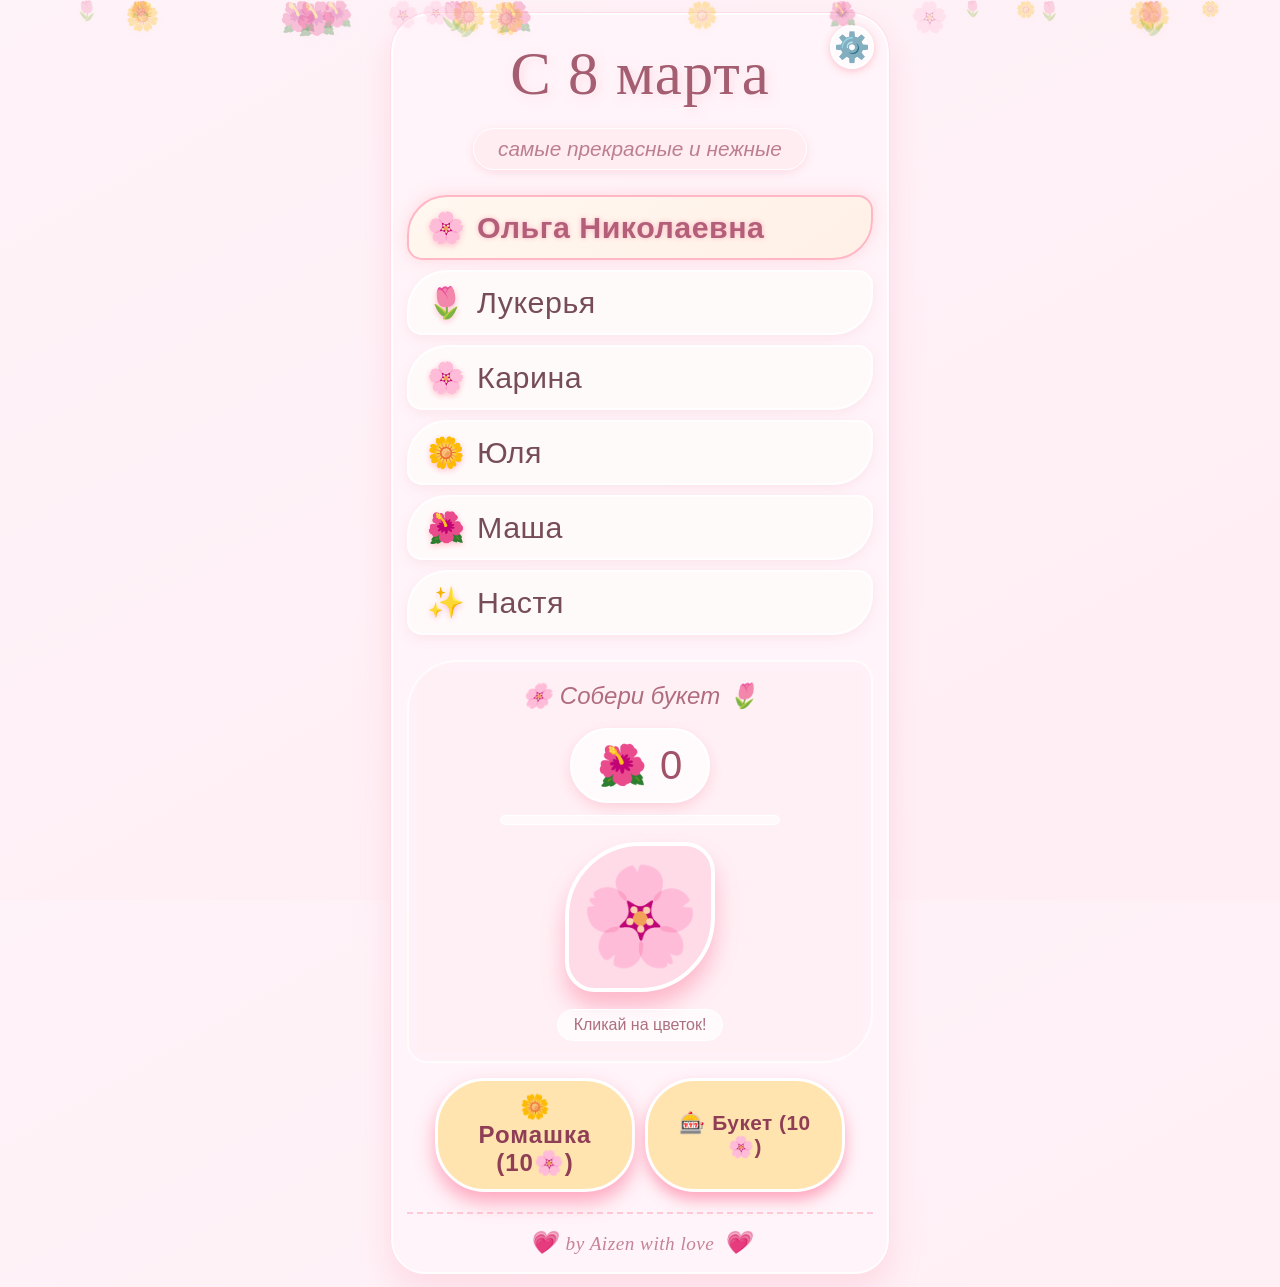
<file: index.html>
<!DOCTYPE html>
<html lang="ru">
<head>
    <meta charset="UTF-8">
    <meta name="viewport" content="width=device-width, initial-scale=1.0, maximum-scale=1.0, user-scalable=no, viewport-fit=cover">
    <title>С 8 марта — именные открытки</title>
    <link rel="stylesheet" href="themes/base.css">
    <link rel="stylesheet" href="themes/themes.css">
</head>
<body id="mainBody" class="theme-default">

    <div class="petals-front" id="petalsFront"></div>

    <div class="main-card">
        <div class="settings-button" id="settingsButton" aria-label="Настройки">⚙️</div>

        <h1 class="main-title" id="titleClick" role="button" tabindex="0">С 8 марта</h1>
        <div class="soft-sub">самые прекрасные и нежные</div>

        <div class="names-wishes" id="namesContainer"></div>

        <div class="game-section">
            <div class="game-title">
                <span>🌸</span> Собери букет <span>🌷</span>
            </div>
            <div class="clicker-area">
                <div class="counter-display" id="flowerCounter">🌺 0</div>
                <div class="progress-container">
                    <div class="progress-bar" id="progressBar"></div>
                </div>
                <div class="big-flower" id="clickFlower" role="button" tabindex="0" aria-label="Кликни цветок">🌸</div>
                <div class="game-hint" id="gameHint">Кликай на цветок ✨</div>
            </div>
        </div>

        <!-- Кнопки мини-игр -->
        <div class="games-row">
            <button class="game-btn daisy-btn" id="daisyGameBtn">
                <span>🌼</span> Ромашка (10🌸)
            </button>
            <button class="game-btn wheel-btn" id="wheelGameBtn">
                <span>🎰</span> Букет (10🌸)
            </button>
        </div>

        <div class="signature" id="easterEgg" role="button" tabindex="0">
            <span>💗</span> by Aizen with love <span>💗</span>
        </div>
    </div>

    <!-- МОДАЛКИ -->
    <div id="nameModal" class="custom-modal">
        <div class="custom-modal-content">
            <div class="modal-flower" id="modalNameIcon">🌸</div>
            <div class="modal-message" id="modalNameTitle">Анна</div>
            <div id="modalWishes" class="wish-lines"></div>
            <div class="modal-btn" onclick="closeNameModal()">Спасибо ✨</div>
        </div>
    </div>

    <div id="victoryModal" class="custom-modal">
        <div class="custom-modal-content">
            <div class="modal-flower">🌸🌷🌸</div>
            <div class="modal-message" id="victoryMessage">🎉 100 цветов!<br>Ты невероятна! 🎉</div>
            <div class="modal-btn" onclick="closeVictoryModal()">Спасибо ✨</div>
        </div>
    </div>

    <div id="complimentModal" class="custom-modal">
        <div class="custom-modal-content">
            <div class="modal-flower">💐✨💐</div>
            <div class="modal-message" id="complimentMessage">Ты супер!</div>
            <div class="modal-btn" onclick="closeComplimentModal()">🌸 Спасибо</div>
        </div>
    </div>

    <div id="promoModal" class="custom-modal">
        <div class="custom-modal-content">
            <div class="modal-flower">🎁💗🎁</div>
            <div class="modal-message">Надеюсь, вы меня не ненавидите)<br>Вот вам подарок - введите промокод<br><span style="font-size:1.3rem;">(Подсказка: это мемное число)</span></div>
            <input type="text" id="promoCodeInput" class="promo-input" placeholder="Например 1488" maxlength="10" inputmode="numeric">
            <div class="modal-btn" id="applyPromoCodeBtn">Активировать</div>
            <div class="modal-btn" onclick="closePromoModal()" style="margin-top:8px; background:#ffe2ed;">Закрыть</div>
        </div>
    </div>

    <div id="settingsModal" class="custom-modal settings-modal">
        <div class="custom-modal-content">
            <div class="modal-flower">⚙️🌸⚙️</div>
            <div class="modal-message">Настройки</div>
            
            <div class="settings-section">
                <div class="section-title">🌸 Лепестки</div>
                <div class="slider-row">
                    <label for="petalCountSlider">Количество лепестков: <span id="petalCountValue">25</span></label>
                    <input type="range" id="petalCountSlider" min="0" max="150" value="25" step="1">
                </div>
            </div>
            
            <div class="settings-section">
                <div class="section-title">🎨 Оформление</div>
                <div class="theme-buttons" id="themeButtons">
                    <button class="theme-btn theme-default-btn active" onclick="setTheme('default')">
                        <span class="theme-color default-color"></span>
                        Розовая
                    </button>
                    <button class="theme-btn theme-white-btn" onclick="setTheme('white')">
                        <span class="theme-color white-color"></span>
                        Белая
                    </button>
                    <button class="theme-btn theme-lilac-btn" onclick="setTheme('lilac')">
                        <span class="theme-color lilac-color"></span>
                        Сиреневая
                    </button>
                    <button class="theme-btn theme-bright-pink-btn" onclick="setTheme('bright-pink')">
                        <span class="theme-color bright-pink-color"></span>
                        Ярко-розовая
                    </button>
                    <!-- Секретные темы (будут показаны после активации) -->
                    <button class="theme-btn theme-cosmic-btn hidden" onclick="setTheme('cosmic')">
                        <span class="theme-color cosmic-color"></span>
                        Космическая 🌟
                    </button>
                    <button class="theme-btn theme-dark-blue-btn hidden" onclick="setTheme('dark-blue')">
                        <span class="theme-color dark-blue-color"></span>
                        Темно-синяя 🌌
                    </button>
                </div>
            </div>
            
            <div class="about-dev">
                💻 О разработчиках
            </div>
            <div class="dev-links">
                <div>✏️ Автор: <a href="https://t.me/su57ks" target="_blank" rel="noopener">@su57ks</a></div>
                <div>💡 Идеи: <a href="https://t.me/selyswag" target="_blank" rel="noopener">@selyswag</a></div>
                <div>🧪 Тестер: Ярослава</div>
                <div class="thanks">🙏 Спасибо Егору Е. и Денису С.</div>
            </div>
            <div class="modal-btn" onclick="closeSettingsModal()">Закрыть</div>
        </div>
    </div>

    <!-- Модалка гадания на ромашке -->
    <div id="daisyModal" class="custom-modal daisy-modal">
        <div class="custom-modal-content daisy-content">
            <div class="modal-flower">🌼🌼🌼</div>
            <div class="modal-message">Гадание на ромашке</div>
            
            <div class="daisy-game-container">
                <div class="daisy" id="daisyGame">
                    <div class="flower" id="daisyFlower">
                        <div class="center"></div>
                        <div class="petals-container" id="daisyPetalsContainer"></div>
                    </div>
                </div>
                
                <div class="daisy-fortune" id="daisyFortuneText">🌸 Нажми "Оторвать"</div>
                
                <div class="daisy-controls">
                    <button class="daisy-btn" id="daisyPluckBtn">🌸 Оторвать</button>
                    <button class="daisy-btn daisy-spin-btn hidden" id="daisySpinBtn">🌀 Гадать</button>
                </div>
            </div>
            
            <div class="modal-btn daisy-close-btn" onclick="closeDaisyModal()">Закрыть</div>
        </div>
    </div>

    <!-- Модалка рулетки "Букет" -->
    <div id="wheelModal" class="custom-modal wheel-modal">
        <div class="custom-modal-content wheel-content">
            <div class="modal-flower">🎰🌸🎰</div>
            <div class="modal-message">Крути рулетку</div>
            
            <div class="wheel-game-container">
                <div class="wheel-wrapper">
                    <div class="pointer"></div>
                    <canvas id="wheelCanvas" width="600" height="600"></canvas>
                </div>
                <button class="wheel-spin-btn" id="wheelSpinBtn">🎰 Крутить (10🌸)</button>
            </div>
            
            <div class="modal-btn wheel-close-btn" onclick="closeWheelModal()">Закрыть</div>
        </div>
    </div>

    <!-- Модалка для сообщений (замена alert) -->
    <div id="messageModal" class="custom-modal message-modal">
        <div class="custom-modal-content message-content">
            <div class="modal-flower" id="messageModalIcon">💬</div>
            <div class="modal-message" id="messageModalText">Сообщение</div>
            <div class="modal-btn" onclick="closeMessageModal()">OK</div>
        </div>
    </div>

    <!-- Контейнер для цветопада (поверх всего) -->
    <div class="rain-container" id="rainContainer"></div>

    <script>
        // ==================== ДАННЫЕ ИМЁН ====================
        const namesData = [
            { icon: '🌸', name: 'Ольга Николаевна', special: true, wishes: [
                'С 8 марта, Ольга Николаевна!',
                'Вы — самый лучший классный руководитель!',
                'Здоровья, счастья и вдохновения!',
                'Пусть ученики радуют каждый день! 💐'
            ]},
            { icon: '🌷', name: 'Лукерья', wishes: [
                'Нежная Лукерья, с праздником!',
                'Пусть весна подарит много цветов!',
                'Счастья, любви и красоты! ✨'
            ]},
            { icon: '🌸', name: 'Карина', wishes: [
                'Карина, сияй ярко!',
                'Пусть мечты сбываются!',
                'С 8 марта! 🌸'
            ]},
            { icon: '🌼', name: 'Юля', wishes: [
                'Юленька, с праздником!',
                'Оставайся такой же чудесной!',
                'Море улыбок и цветов! 🌺'
            ]},
            { icon: '🌺', name: 'Маша', wishes: [
                'Машенька, с 8 марта!',
                'Нежности, тепла и вдохновения!',
                'Будь счастлива каждый день! 💖'
            ]},
            { icon: '✨', name: 'Настя', wishes: [
                'Настюша, с праздником весны!',
                'Пусть всё задуманное сбудется!',
                'Сияй и радуй мир! 🌷'
            ]}
        ];

        // ==================== ЗАПОЛНЕНИЕ ИМЁН ====================
        const container = document.getElementById('namesContainer');
        namesData.forEach((item, index) => {
            const block = document.createElement('div');
            block.className = 'personal-block' + (item.special ? ' special' : '');
            block.onclick = () => openNameModal(index);
            block.setAttribute('role', 'button');
            block.setAttribute('tabindex', '0');
            block.innerHTML = `
                <div class="name-row">
                    <span class="name-icon">${item.icon}</span>
                    <span class="name-label">${item.name}</span>
                </div>
            `;
            container.appendChild(block);
        });

        // ==================== МОДАЛКА ИМЁН ====================
        const nameModal = document.getElementById('nameModal');
        const modalNameIcon = document.getElementById('modalNameIcon');
        const modalNameTitle = document.getElementById('modalNameTitle');
        const modalWishes = document.getElementById('modalWishes');

        function openNameModal(index) {
            const data = namesData[index];
            modalNameIcon.textContent = data.icon;
            modalNameTitle.textContent = data.name;
            modalWishes.innerHTML = '';
            data.wishes.forEach(wish => {
                const div = document.createElement('div');
                div.className = 'wish-line';
                div.textContent = wish;
                modalWishes.appendChild(div);
            });
            nameModal.style.display = 'flex';
        }
        
        function closeNameModal() { nameModal.style.display = 'none'; }

        // ==================== ЛЕПЕСТКИ ====================
        let currentPetalCount = 25;
        function createPetals(count) {
            const frontContainer = document.getElementById('petalsFront');
            frontContainer.innerHTML = '';
            const petalsList = ['🌸', '🌷', '🌼', '🌺'];
            for (let i = 0; i < count; i++) {
                const petal = document.createElement('div');
                petal.className = 'petal';
                petal.textContent = petalsList[Math.floor(Math.random() * petalsList.length)];
                petal.style.left = Math.random() * 100 + '%';
                petal.style.animationDuration = (Math.random() * 8 + 8) + 's';
                petal.style.animationDelay = Math.random() * -15 + 's';
                petal.style.fontSize = (Math.random() * 1.2 + 0.9) + 'rem';
                frontContainer.appendChild(petal);
            }
        }

        function flowerRain(count = 25, specificEmoji = null) {
            const rainContainer = document.getElementById('rainContainer');
            const flowersList = ['🌸', '🌷', '🌼', '🌺', '🌹', '🌻', '🌿'];
            
            for (let i = 0; i < count; i++) {
                setTimeout(() => {
                    const flower = document.createElement('div');
                    flower.className = 'falling-flower';
                    
                    if (specificEmoji && Math.random() < 0.8) {
                        flower.textContent = specificEmoji;
                    } else {
                        flower.textContent = flowersList[Math.floor(Math.random() * flowersList.length)];
                    }
                    
                    flower.style.left = Math.random() * 100 + '%';
                    flower.style.animationDuration = (Math.random() * 3 + 2.5) + 's';
                    flower.style.fontSize = (Math.random() * 2 + 1.8) + 'rem';
                    flower.style.opacity = 0.7 + Math.random() * 0.3;
                    rainContainer.appendChild(flower);

                    setTimeout(() => {
                        if (flower.parentNode) flower.remove();
                    }, 6000);
                }, i * 30);
            }
        }

        // ==================== ИГРА СЧЕТЧИК ====================
        let flowerCount = 0;
        const counterElement = document.getElementById('flowerCounter');
        const clickFlower = document.getElementById('clickFlower');
        const gameHint = document.getElementById('gameHint');
        const progressBar = document.getElementById('progressBar');
        const victoryModal = document.getElementById('victoryModal');
        const victoryMessage = document.getElementById('victoryMessage');

        function updateDisplay() {
            counterElement.textContent = `🌺 ${flowerCount}`;
            const progress = (flowerCount % 100) / 100 * 100;
            progressBar.style.width = progress + '%';
            const nextTarget = (Math.floor(flowerCount / 100) + 1) * 100;
            const toGo = nextTarget - flowerCount;
            gameHint.textContent = flowerCount > 0 ? `До ${nextTarget} цветов: ${toGo} ✨` : `Кликай на цветок!`;
        }

        const compliments = [
            "Ты сегодня ослепительна! ✨",
            "У тебя потрясающая улыбка! 😊",
            "Ты — весеннее вдохновение! 🌼",
            "С тобой тепло, как в мае! ☀️",
            "Твоя энергия заряжает! ⚡",
            "Ты чудо! 💖",
            "Нежность и красота — это ты! 🌸"
        ];
        
        const complimentModal = document.getElementById('complimentModal');
        const complimentMessage = document.getElementById('complimentMessage');

        function check50() {
            if (flowerCount > 0 && flowerCount % 50 === 0) {
                const randomIndex = Math.floor(Math.random() * compliments.length);
                complimentMessage.textContent = compliments[randomIndex];
                complimentModal.style.display = 'flex';
            }
        }

        function closeComplimentModal() { complimentModal.style.display = 'none'; }

        function checkVictory() {
            if (flowerCount % 100 === 0 && flowerCount > 0) {
                victoryMessage.innerHTML = `🎉 ${flowerCount} цветов!<br>Ты невероятна! 🎉`;
                victoryModal.style.display = 'flex';
                flowerRain(25);
            }
        }

        clickFlower.addEventListener('click', function(e) {
            e.preventDefault();
            flowerCount++;
            updateDisplay();
            this.style.transform = 'scale(0.92)';
            setTimeout(() => this.style.transform = 'scale(1)', 100);
            checkVictory();
            check50();
        });

        clickFlower.addEventListener('touchstart', function(e) {
            e.preventDefault();
            this.style.transform = 'scale(0.92)';
        });

        clickFlower.addEventListener('touchend', function(e) {
            e.preventDefault();
            this.style.transform = 'scale(1)';
            flowerCount++;
            updateDisplay();
            checkVictory();
            check50();
        });

        document.getElementById('titleClick').addEventListener('click', function() {
            flowerRain(30);
        });

        document.getElementById('titleClick').addEventListener('touchstart', function(e) {
            e.preventDefault();
            flowerRain(30);
        });

        function closeVictoryModal() { victoryModal.style.display = 'none'; }

        // ==================== МОДАЛКА ДЛЯ СООБЩЕНИЙ ====================
        const messageModal = document.getElementById('messageModal');
        const messageModalText = document.getElementById('messageModalText');
        const messageModalIcon = document.getElementById('messageModalIcon');

        function showMessage(message, icon = '💬') {
            messageModalText.textContent = message;
            messageModalIcon.textContent = icon;
            messageModal.style.display = 'flex';
        }

        function closeMessageModal() {
            messageModal.style.display = 'none';
        }

        // ==================== ПРОМО МОДАЛКА ====================
        const promoModal = document.getElementById('promoModal');
        const easterEgg = document.getElementById('easterEgg');
        
        easterEgg.addEventListener('click', function() {
            promoModal.style.display = 'flex';
            document.getElementById('promoCodeInput').value = '';
        });

        easterEgg.addEventListener('touchstart', function(e) {
            e.preventDefault();
            promoModal.style.display = 'flex';
            document.getElementById('promoCodeInput').value = '';
        });

        function closePromoModal() { promoModal.style.display = 'none'; }

        // Флаги для секретных тем
        let cosmicThemeUnlocked = false;
        let darkBlueThemeUnlocked = false;

        document.getElementById('applyPromoCodeBtn').addEventListener('click', function() {
            const input = document.getElementById('promoCodeInput');
            const code = input.value.trim();
            let message = '';
            let icon = '🎁';

            if (code === '1488') {
                flowerCount = 0;
                updateDisplay();
                message = '🚫 Осуждаю нацизм! Счет обнулен.';
                icon = '🚫';
            } else if (code === '52') {
                flowerCount += 5200;
                updateDisplay();
                message = 'Санкт-Петербург! ✨ +5200 цветов';
                icon = '🏛️';
            } else if (code === '67') {
                flowerCount += 1;
                updateDisplay();
                message = 'не смешно 😕 +1 цветок';
                icon = '😕';
            } else if (code === '1337') {
                flowerCount += 133700;
                updateDisplay();
                message = 'elite 👾 +133700 цветов';
                icon = '👾';
                
                // Разблокировка темно-синей темы
                if (!darkBlueThemeUnlocked) {
                    darkBlueThemeUnlocked = true;
                    document.querySelector('.theme-dark-blue-btn').classList.remove('hidden');
                    showMessage('🎉 Разблокирована Темно-синяя тема!', '🌌');
                }
            } else if (code === '69') {
                flowerCount += 690;
                updateDisplay();
                message = '... 😏 +690 цветов';
                icon = '😏';
            } else if (code === '505') {
                flowerCount += 505812;
                updateDisplay();
                message = '🔥 +505812 цветов! Ого! 🔥';
                icon = '🌟';
                
                // Разблокировка космической темы
                if (!cosmicThemeUnlocked) {
                    cosmicThemeUnlocked = true;
                    document.querySelector('.theme-cosmic-btn').classList.remove('hidden');
                    showMessage('🎉 Разблокирована Космическая тема!', '🌟');
                }
            } else {
                message = 'Неверный промокод';
                icon = '❌';
            }

            showMessage(message, icon);
            
            if (code === '1488' || code === '52' || code === '67' || code === '1337' || code === '69' || code === '505') {
                checkVictory();
                check50();
            }
            closePromoModal();
        });

        // ==================== НАСТРОЙКИ ====================
        const settingsModal = document.getElementById('settingsModal');
        const settingsButton = document.getElementById('settingsButton');
        const petalSlider = document.getElementById('petalCountSlider');
        const petalCountValue = document.getElementById('petalCountValue');

        settingsButton.addEventListener('click', () => {
            settingsModal.style.display = 'flex';
        });

        settingsButton.addEventListener('touchstart', (e) => {
            e.preventDefault();
            settingsModal.style.display = 'flex';
        });

        function closeSettingsModal() {
            settingsModal.style.display = 'none';
        }

        petalSlider.addEventListener('input', (e) => {
            const val = e.target.value;
            petalCountValue.textContent = val;
            currentPetalCount = Number(val);
            createPetals(currentPetalCount);
        });

        // ==================== СМЕНА ТЕМЫ ====================
        function setTheme(themeName) {
            const body = document.getElementById('mainBody');
            
            // Удаляем все классы тем
            body.classList.remove(
                'theme-default', 'theme-white', 'theme-lilac', 'theme-bright-pink',
                'theme-cosmic', 'theme-dark-blue'
            );
            
            // Добавляем выбранную тему
            body.classList.add(`theme-${themeName}`);
            
            // Обновляем активную кнопку
            document.querySelectorAll('.theme-btn').forEach(btn => {
                btn.classList.remove('active');
            });
            
            // Находим и активируем нужную кнопку
            const activeBtn = document.querySelector(`.theme-${themeName}-btn`);
            if (activeBtn) {
                activeBtn.classList.add('active');
            }
            
            // Перерисовываем лепестки (чтобы применить новые цвета)
            createPetals(currentPetalCount);
        }

        // ==================== ГАДАНИЕ НА РОМАШКЕ ====================
        const daisyModal = document.getElementById('daisyModal');
        const daisyGameBtn = document.getElementById('daisyGameBtn');
        
        const DAISY_PHRASES = [
            "Любит 💖",
            "Не любит 🖤",
            "Плюнет 💧",
            "Поцелует 💋",
            "К сердцу прижмёт 🤗",
            "К чёрту пошлёт 👿"
        ];

        let daisyTotalPetals = 12;
        let daisyVisiblePetals = 12;
        let daisyCurrentPhraseIndex = 0;
        let daisyPetalElements = [];

        function initDaisyGame() {
            daisyTotalPetals = Math.floor(Math.random() * 4) + 9;
            createDaisyPetals(daisyTotalPetals);
            setDaisyVisiblePetals(daisyTotalPetals);
            daisyCurrentPhraseIndex = Math.floor(Math.random() * DAISY_PHRASES.length);
            document.getElementById('daisyFortuneText').innerText = DAISY_PHRASES[daisyCurrentPhraseIndex];
            
            document.getElementById('daisyPluckBtn').classList.remove('hidden');
            document.getElementById('daisySpinBtn').classList.add('hidden');
            document.getElementById('daisyFlower').classList.remove('spinning');
        }

        function createDaisyPetals(maxCount) {
            const container = document.getElementById('daisyPetalsContainer');
            container.innerHTML = '';
            daisyPetalElements = [];
            
            const angleStep = 360 / maxCount;

            for (let i = 0; i < maxCount; i++) {
                const angle = angleStep * i;
                const petal = document.createElement('div');
                petal.className = 'daisy-petal';
                petal.style.transform = `translate(-50%, 0) rotate(${angle}deg)`;
                petal.style.setProperty('--rot', angle + 'deg');
                container.appendChild(petal);
                daisyPetalElements.push(petal);
            }
        }

        function setDaisyVisiblePetals(count) {
            for (let i = 0; i < daisyPetalElements.length; i++) {
                daisyPetalElements[i].style.opacity = i < count ? '1' : '0';
            }
            daisyVisiblePetals = count;
        }

        function pluckDaisyPetal() {
            if (daisyVisiblePetals <= 0) return;

            for (let i = daisyPetalElements.length - 1; i >= 0; i--) {
                if (daisyPetalElements[i].style.opacity === '1') {
                    daisyPetalElements[i].style.opacity = '0';
                    break;
                }
            }
            
            daisyVisiblePetals--;
            daisyCurrentPhraseIndex = (daisyCurrentPhraseIndex + 1) % DAISY_PHRASES.length;
            document.getElementById('daisyFortuneText').innerText = DAISY_PHRASES[daisyCurrentPhraseIndex];

            if (daisyVisiblePetals === 0) {
                showMessage(`🎉 Ваше предсказание: ${DAISY_PHRASES[daisyCurrentPhraseIndex]}`, '🌼');
                document.getElementById('daisyPluckBtn').classList.add('hidden');
                document.getElementById('daisySpinBtn').classList.remove('hidden');
            }
        }

        function startDaisySpin() {
            if (daisyVisiblePetals !== 0) return;

            const spinBtn = document.getElementById('daisySpinBtn');
            const flowerEl = document.getElementById('daisyFlower');
            
            spinBtn.disabled = true;
            flowerEl.classList.add('spinning');
            document.getElementById('daisyFortuneText').innerText = '🌀 Вращаю...';

            const targetCount = Math.floor(Math.random() * 4) + 9;
            let current = 0;
            
            const interval = setInterval(() => {
                if (!flowerEl.classList.contains('spinning')) {
                    clearInterval(interval);
                    return;
                }

                current++;
                
                for (let i = 0; i < daisyPetalElements.length; i++) {
                    daisyPetalElements[i].style.opacity = i < current ? '1' : '0';
                }

                if (current >= targetCount) {
                    clearInterval(interval);
                    setTimeout(() => {
                        if (flowerEl.classList.contains('spinning')) {
                            finishDaisySpin(targetCount);
                        }
                    }, 200);
                }
            }, 100);
        }

        function finishDaisySpin(newCount) {
            const flowerEl = document.getElementById('daisyFlower');
            flowerEl.classList.remove('spinning');
            daisyVisiblePetals = newCount;
            
            daisyCurrentPhraseIndex = Math.floor(Math.random() * DAISY_PHRASES.length);
            document.getElementById('daisyFortuneText').innerText = '✨ Гадание готово ✨';

            document.getElementById('daisyPluckBtn').classList.remove('hidden');
            document.getElementById('daisySpinBtn').classList.add('hidden');
            document.getElementById('daisySpinBtn').disabled = false;

            flowerRain(18);
        }

        daisyGameBtn.addEventListener('click', function() {
            if (flowerCount < 10) {
                showMessage('Недостаточно цветов! Нужно 10 🌸', '💔');
                return;
            }
            
            flowerCount -= 10;
            updateDisplay();
            initDaisyGame();
            daisyModal.style.display = 'flex';
        });

        daisyGameBtn.addEventListener('touchstart', function(e) {
            e.preventDefault();
            if (flowerCount < 10) {
                showMessage('Недостаточно цветов! Нужно 10 🌸', '💔');
                return;
            }
            
            flowerCount -= 10;
            updateDisplay();
            initDaisyGame();
            daisyModal.style.display = 'flex';
        });

        function closeDaisyModal() {
            daisyModal.style.display = 'none';
        }

        document.getElementById('daisyPluckBtn').addEventListener('click', pluckDaisyPetal);
        document.getElementById('daisySpinBtn').addEventListener('click', startDaisySpin);

        // ==================== РУЛЕТКА "БУКЕТ" ====================
        const wheelModal = document.getElementById('wheelModal');
        const wheelGameBtn = document.getElementById('wheelGameBtn');
        const wheelSpinBtn = document.getElementById('wheelSpinBtn');
        
        const WHEEL_FLOWERS = [
            { emoji: '🌸', name: 'Сакура' },
            { emoji: '🌼', name: 'Ромашка' },
            { emoji: '🌻', name: 'Подсолнух' },
            { emoji: '🌺', name: 'Гибискус' },
            { emoji: '🌷', name: 'Тюльпан' },
            { emoji: '🌹', name: 'Роза' },
            { emoji: '🌸', name: 'Сакура' },
            { emoji: '🌿', name: 'Веточка' }
        ];
        
        const wheelSectorCount = 8;
        let wheelCanvas = document.getElementById('wheelCanvas');
        let wheelCtx = wheelCanvas.getContext('2d');
        let wheelRotation = 0;
        let wheelIsSpinning = false;
        let wheelAnimFrame = null;
        let wheelVelocity = 0;
        const wheelFriction = 0.985;
        const wheelMinSpin = 0.005;

        function drawWheel(rotation) {
            wheelCtx.clearRect(0, 0, wheelCanvas.width, wheelCanvas.height);
            const centerX = wheelCanvas.width / 2;
            const centerY = wheelCanvas.height / 2;
            const radius = wheelCanvas.width * 0.42;
            const angleStep = (Math.PI * 2) / wheelSectorCount;

            for (let i = 0; i < wheelSectorCount; i++) {
                const start = i * angleStep + rotation;
                const end = start + angleStep;

                wheelCtx.fillStyle = (i % 2 === 0) ? '#ffd9e6' : '#ffe4f0';
                wheelCtx.beginPath();
                wheelCtx.moveTo(centerX, centerY);
                wheelCtx.arc(centerX, centerY, radius, start, end);
                wheelCtx.closePath();
                wheelCtx.fill();

                wheelCtx.strokeStyle = '#ffffff';
                wheelCtx.lineWidth = 2.5;
                wheelCtx.beginPath();
                wheelCtx.moveTo(centerX, centerY);
                wheelCtx.arc(centerX, centerY, radius, start, end);
                wheelCtx.lineTo(centerX, centerY);
                wheelCtx.stroke();

                wheelCtx.save();
                wheelCtx.translate(centerX, centerY);
                const midAngle = start + angleStep / 2;
                wheelCtx.rotate(midAngle);
                
                const textRadius = radius * 0.7;
                wheelCtx.font = `500 ${radius * 0.45}px 'Segoe UI Emoji', 'Apple Color Emoji', 'Noto Color Emoji', sans-serif`;
                wheelCtx.fillStyle = '#9f5f74';
                wheelCtx.shadowColor = '#ffb7c5';
                wheelCtx.shadowBlur = 12;
                wheelCtx.textAlign = 'center';
                wheelCtx.textBaseline = 'middle';
                wheelCtx.fillText(WHEEL_FLOWERS[i].emoji, textRadius, 0);
                
                wheelCtx.restore();
            }

            wheelCtx.beginPath();
            wheelCtx.arc(centerX, centerY, 14, 0, 2 * Math.PI);
            wheelCtx.fillStyle = '#ffffff';
            wheelCtx.shadowBlur = 16;
            wheelCtx.shadowColor = '#ffb0c0';
            wheelCtx.fill();
            wheelCtx.shadowBlur = 0;
            wheelCtx.strokeStyle = '#ffb7c5';
            wheelCtx.lineWidth = 3;
            wheelCtx.stroke();
        }

        function spinWheelAnimation() {
            if (!wheelIsSpinning) return;

            wheelVelocity *= wheelFriction;
            wheelRotation += wheelVelocity;
            drawWheel(wheelRotation);

            if (Math.abs(wheelVelocity) > wheelMinSpin) {
                wheelAnimFrame = requestAnimationFrame(spinWheelAnimation);
            } else {
                wheelIsSpinning = false;
                if (wheelAnimFrame) {
                    cancelAnimationFrame(wheelAnimFrame);
                    wheelAnimFrame = null;
                }

                // Активируем кнопку после окончания вращения
                wheelSpinBtn.disabled = false;
                wheelCanvas.style.pointerEvents = 'auto';

                // Определяем выпавший цветок
                let norm = (wheelRotation % (2 * Math.PI) + 2 * Math.PI) % (2 * Math.PI);
                const upAngle = (3 * Math.PI) / 2;
                let localUp = upAngle - norm;
                localUp = (localUp % (2 * Math.PI) + 2 * Math.PI) % (2 * Math.PI);
                const angleStep = (2 * Math.PI) / wheelSectorCount;
                let index = Math.floor(localUp / angleStep);
                if (index >= wheelSectorCount) index = wheelSectorCount - 1;

                const result = WHEEL_FLOWERS[index];
                
                // Цветопад из 100 таких цветков
                flowerRain(100, result.emoji);
            }
        }

        function startWheelSpin() {
            // Проверяем, достаточно ли цветов перед каждым вращением
            if (flowerCount < 10) {
                showMessage('Недостаточно цветов! Нужно 10 🌸', '💔');
                closeWheelModal();
                return;
            }
            
            if (wheelIsSpinning) return;

            // Списываем цветы
            flowerCount -= 10;
            updateDisplay();

            wheelIsSpinning = true;
            wheelSpinBtn.disabled = true;
            wheelCanvas.style.pointerEvents = 'none';
            
            const targetFull = 10 * Math.PI;
            const randomAdd = Math.random() * 2 * Math.PI;
            const totalAngle = targetFull + randomAdd;
            wheelVelocity = totalAngle * (1 - wheelFriction) * 1.2;

            if (wheelAnimFrame) cancelAnimationFrame(wheelAnimFrame);
            wheelAnimFrame = requestAnimationFrame(spinWheelAnimation);
        }

        wheelGameBtn.addEventListener('click', function() {
            if (flowerCount < 10) {
                showMessage('Недостаточно цветов! Нужно 10 🌸', '💔');
                return;
            }
            
            // Не списываем цветы при открытии модалки, только при вращении
            drawWheel(wheelRotation);
            wheelModal.style.display = 'flex';
            wheelSpinBtn.disabled = false;
            wheelCanvas.style.pointerEvents = 'auto';
        });

        wheelGameBtn.addEventListener('touchstart', function(e) {
            e.preventDefault();
            if (flowerCount < 10) {
                showMessage('Недостаточно цветов! Нужно 10 🌸', '💔');
                return;
            }
            
            drawWheel(wheelRotation);
            wheelModal.style.display = 'flex';
            wheelSpinBtn.disabled = false;
            wheelCanvas.style.pointerEvents = 'auto';
        });

        function closeWheelModal() {
            wheelModal.style.display = 'none';
        }

        wheelSpinBtn.addEventListener('click', startWheelSpin);
        wheelCanvas.addEventListener('click', startWheelSpin);

        // ==================== ЗАКРЫТИЕ МОДАЛОК ====================
        window.onclick = function(event) {
            if (event.target === nameModal) closeNameModal();
            if (event.target === victoryModal) closeVictoryModal();
            if (event.target === complimentModal) closeComplimentModal();
            if (event.target === promoModal) closePromoModal();
            if (event.target === settingsModal) closeSettingsModal();
            if (event.target === daisyModal) closeDaisyModal();
            if (event.target === wheelModal) closeWheelModal();
            if (event.target === messageModal) closeMessageModal();
        };

        document.querySelectorAll('.custom-modal-content').forEach(modal => {
            modal.addEventListener('touchmove', (e) => {
                e.stopPropagation();
            });
        });

        document.addEventListener('keydown', function(e) {
            if (e.key === 'Escape') {
                if (messageModal.style.display === 'flex') closeMessageModal();
                if (daisyModal.style.display === 'flex') closeDaisyModal();
                if (wheelModal.style.display === 'flex') closeWheelModal();
                if (settingsModal.style.display === 'flex') closeSettingsModal();
                if (promoModal.style.display === 'flex') closePromoModal();
            }
        });

        // Инициализация
        createPetals(currentPetalCount);
        updateDisplay();
        drawWheel(wheelRotation);

        document.addEventListener('touchstart', (e) => {
            if (e.touches.length > 1) {
                e.preventDefault();
            }
        }, { passive: false });
    </script>
</body>
</html>
</file>
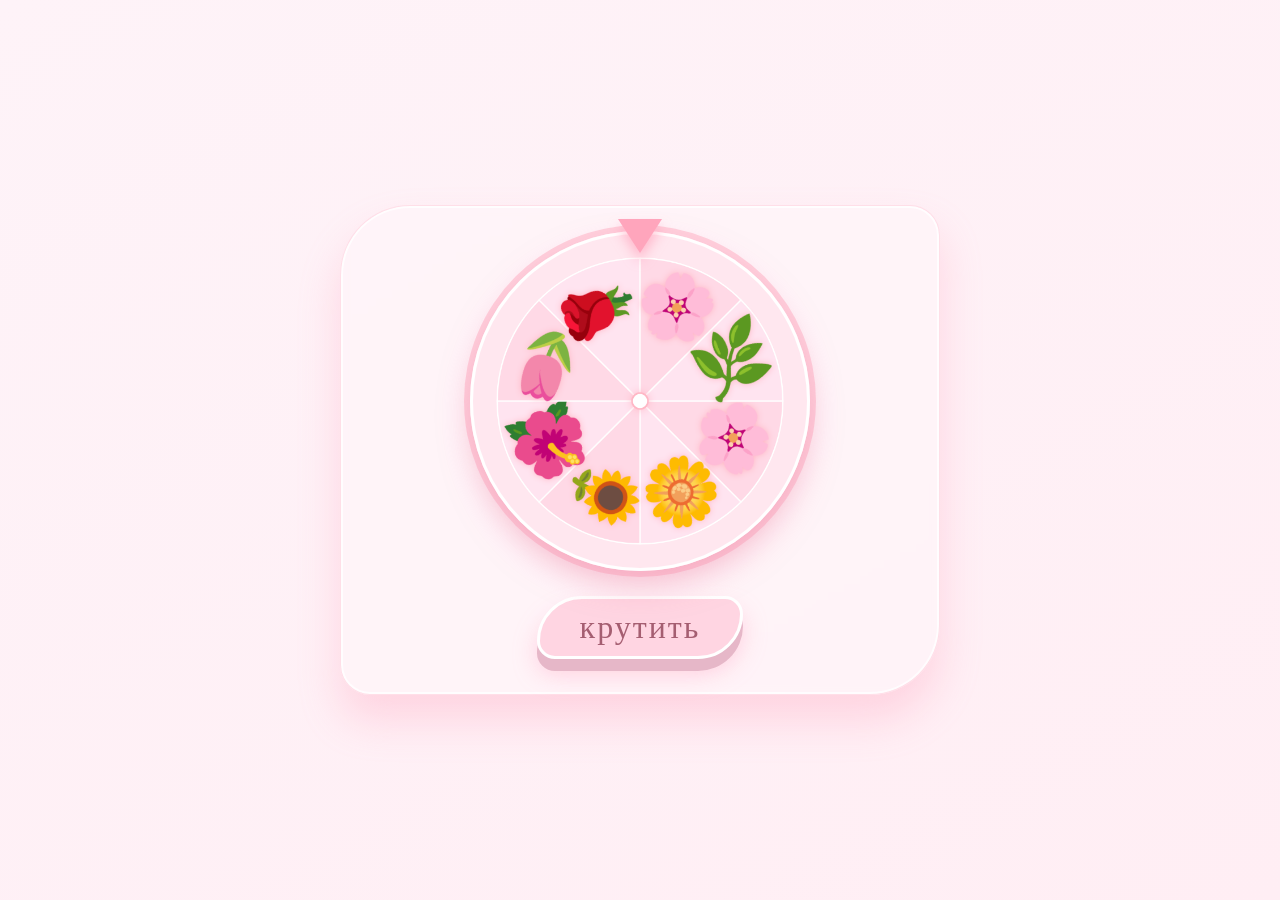
<file: mini-games/bouquet.html>
<!DOCTYPE html>
<html lang="ru">
<head>
    <meta charset="UTF-8">
    <meta name="viewport" content="width=device-width, initial-scale=1.0">
    <title>рулетка</title>
    <style>
        * {
            margin: 0;
            padding: 0;
            box-sizing: border-box;
            user-select: none;
        }

        body {
            min-height: 100vh;
            background: linear-gradient(150deg, #fef3f8 0%, #ffeef4 100%);
            font-family: 'Segoe UI', 'Roboto', sans-serif;
            display: flex;
            align-items: center;
            justify-content: center;
            padding: 20px;
            position: relative;
            overflow-x: hidden;
        }

        /* цветы падают поверх всего */
        .rain-container {
            position: fixed;
            top: 0;
            left: 0;
            width: 100%;
            height: 100%;
            pointer-events: none;
            z-index: 9999;
            overflow: hidden;
        }

        .falling-flower {
            position: absolute;
            font-size: 2.2rem;
            opacity: 0.8;
            animation: fall linear forwards;
            color: #ff9eb5;
            filter: drop-shadow(0 5px 8px rgba(255, 180, 200, 0.7));
            pointer-events: none;
            z-index: 10000;
            will-change: transform;
        }

        @keyframes fall {
            0% { transform: translateY(-10vh) rotate(0deg); opacity: 0.9; }
            100% { transform: translateY(110vh) rotate(480deg); opacity: 0.2; }
        }

        /* карточка только с колесом и кнопкой */
        .wheel-card {
            max-width: 600px;
            width: 100%;
            background: rgba(255, 245, 250, 0.7);
            backdrop-filter: blur(4px);
            border-radius: 70px 30px 70px 30px;
            box-shadow: 0 25px 40px rgba(255, 150, 180, 0.3),
                        0 0 0 2px rgba(255, 255, 255, 0.8) inset;
            padding: 25px 25px 35px 25px;
            border: 1px solid rgba(255, 220, 230, 0.9);
            position: relative;
            z-index: 100;
            text-align: center;
        }

        .wheel-wrapper {
            position: relative;
            width: min(70vw, 340px);
            height: min(70vw, 340px);
            margin: 0 auto 20px auto;
        }

        canvas {
            width: 100%;
            height: 100%;
            display: block;
            border-radius: 50%;
            background: #ffe7ef;
            box-shadow: 0 15px 30px rgba(240, 140, 170, 0.5),
                        0 0 0 3px white inset,
                        0 0 0 6px #ffd0dd;
            cursor: pointer;
            transition: transform 0.1s ease;
        }

        canvas:active {
            transform: scale(0.98);
        }

        .pointer {
            position: absolute;
            top: -12px;
            left: 50%;
            transform: translateX(-50%);
            width: 0; height: 0;
            border-left: 22px solid transparent;
            border-right: 22px solid transparent;
            border-top: 34px solid #ffa5bc;
            filter: drop-shadow(0 8px 6px rgba(255, 140, 170, 0.5));
            z-index: 12;
        }

        .spin-button {
            background: #ffd5e2;
            border: 4px solid white;
            color: #a55e71;
            font-size: 2rem;
            padding: 10px 40px;
            border-radius: 50px 20px 50px 20px;
            cursor: pointer;
            box-shadow: 0 12px 0 #e6b7c8, 0 15px 25px rgba(255, 150, 180, 0.4);
            transition: 0.08s linear;
            margin: 5px 0 0;
            display: inline-block;
            letter-spacing: 2px;
            border: 3px solid white;
            font-family: 'Georgia', serif;
        }

        .spin-button:active {
            transform: translateY(8px);
            box-shadow: 0 4px 0 #e6b7c8, 0 12px 20px rgba(255, 150, 180, 0.4);
        }

        /* модалка */
        .flower-modal {
            display: none;
            position: fixed;
            top: 0;
            left: 0;
            width: 100%;
            height: 100%;
            background-color: rgba(255, 210, 225, 0.5);
            backdrop-filter: blur(8px);
            z-index: 100000;
            align-items: center;
            justify-content: center;
        }

        .flower-modal-content {
            background: rgba(255, 245, 250, 0.95);
            backdrop-filter: blur(10px);
            border: 4px solid white;
            border-radius: 80px 30px 80px 30px;
            padding: 35px 30px;
            max-width: 380px;
            width: 90%;
            text-align: center;
            box-shadow: 0 40px 50px #feb0c2;
            animation: popIn 0.3s;
        }

        @keyframes popIn {
            0% { transform: scale(0.8); opacity: 0; }
            100% { transform: scale(1); opacity: 1; }
        }

        .modal-big-emoji {
            font-size: 6rem;
            line-height: 1;
            margin-bottom: 15px;
            filter: drop-shadow(0 8px 10px #ffb7c5);
        }

        .modal-text {
            font-size: 2rem;
            color: #a15168;
            margin: 10px 0;
            text-transform: capitalize; /* первая буква заглавная */
        }

        .modal-close-btn {
            background: #ffc1d2;
            border: 3px solid white;
            border-radius: 60px;
            padding: 8px 30px;
            font-size: 1.3rem;
            color: #7a4452;
            cursor: pointer;
            transition: 0.2s;
            display: inline-block;
            margin-top: 10px;
        }

        .modal-close-btn:hover {
            background: #ffd5e2;
            transform: scale(1.05);
            box-shadow: 0 10px 20px #ffb0c0;
        }

        @media (max-width: 500px) {
            .wheel-card { padding: 20px 15px; }
            .spin-button { font-size: 1.8rem; padding: 8px 25px; }
        }
    </style>
</head>
<body>

    <!-- контейнер для падающих цветов (поверх всего) -->
    <div class="rain-container" id="rainContainer"></div>

    <div class="wheel-card">
        <div class="wheel-wrapper">
            <div class="pointer"></div>
            <canvas id="wheelCanvas" width="600" height="600"></canvas>
        </div>
        <button class="spin-button" id="spinBtn">крутить</button>
    </div>

    <!-- модалка -->
    <div class="flower-modal" id="flowerModal">
        <div class="flower-modal-content">
            <div class="modal-big-emoji" id="modalFlowerEmoji">🌸</div>
            <div class="modal-text" id="modalFlowerName">Сакура</div>
            <div class="modal-close-btn" id="closeModalBtn">закрыть</div>
        </div>
    </div>

    <script>
        (function() {
            // ----- ТОЛЬКО ЭМОДЗИ ИЗ ФАЙЛА (8 штук, с заглавными названиями) -----
            const flowers = [
                { emoji: '🌸', name: 'Сакура' },
                { emoji: '🌼', name: 'Ромашка' },
                { emoji: '🌻', name: 'Подсолнух' },
                { emoji: '🌺', name: 'Гибискус' },
                { emoji: '🌷', name: 'Тюльпан' },
                { emoji: '🌹', name: 'Роза' },
                { emoji: '🌸', name: 'Сакура' },
                { emoji: '🌿', name: 'Веточка' }
            ];
            const sectorCount = 8;

            const canvas = document.getElementById('wheelCanvas');
            const ctx = canvas.getContext('2d');
            const spinBtn = document.getElementById('spinBtn');
            const modal = document.getElementById('flowerModal');
            const modalEmoji = document.getElementById('modalFlowerEmoji');
            const modalName = document.getElementById('modalFlowerName');
            const rainContainer = document.getElementById('rainContainer');

            let currentRotation = 0;
            let isSpinning = false;
            let animFrame = null;
            let spinVelocity = 0;
            let stopTimeout = null;

            // очень плавное замедление
            const friction = 0.985;
            const minSpin = 0.005;

            // ----- отрисовка колеса (розовое) -----
            function drawWheel(rotation) {
                ctx.clearRect(0, 0, canvas.width, canvas.height);
                const centerX = canvas.width / 2;
                const centerY = canvas.height / 2;
                const radius = canvas.width * 0.42;
                const angleStep = (Math.PI * 2) / sectorCount;

                for (let i = 0; i < sectorCount; i++) {
                    const start = i * angleStep + rotation;
                    const end = start + angleStep;

                    ctx.fillStyle = (i % 2 === 0) ? '#ffd9e6' : '#ffe4f0';
                    ctx.beginPath();
                    ctx.moveTo(centerX, centerY);
                    ctx.arc(centerX, centerY, radius, start, end);
                    ctx.closePath();
                    ctx.fill();

                    ctx.strokeStyle = '#ffffff';
                    ctx.lineWidth = 2.5;
                    ctx.beginPath();
                    ctx.moveTo(centerX, centerY);
                    ctx.arc(centerX, centerY, radius, start, end);
                    ctx.lineTo(centerX, centerY);
                    ctx.stroke();

                    ctx.save();
                    ctx.translate(centerX, centerY);
                    const midAngle = start + angleStep / 2;
                    ctx.rotate(midAngle);
                    
                    const textRadius = radius * 0.7;
                    ctx.font = `500 ${radius * 0.45}px 'Segoe UI Emoji', 'Apple Color Emoji', 'Noto Color Emoji', sans-serif`;
                    ctx.fillStyle = '#9f5f74';
                    ctx.shadowColor = '#ffb7c5';
                    ctx.shadowBlur = 12;
                    ctx.textAlign = 'center';
                    ctx.textBaseline = 'middle';
                    ctx.fillText(flowers[i].emoji, textRadius, 0);
                    
                    ctx.restore();
                }

                ctx.beginPath();
                ctx.arc(centerX, centerY, 14, 0, 2 * Math.PI);
                ctx.fillStyle = '#ffffff';
                ctx.shadowBlur = 16;
                ctx.shadowColor = '#ffb0c0';
                ctx.fill();
                ctx.shadowBlur = 0;
                ctx.strokeStyle = '#ffb7c5';
                ctx.lineWidth = 3;
                ctx.stroke();
            }

            drawWheel(currentRotation);

            // ----- дождь цветов (ТОЛЬКО ЭМОДЗИ ИЗ ФАЙЛА) -----
            function startFlowerRain(emoji, count = 50) {
                // массив эмодзи только из файла
                const fileEmojis = ['🌸', '🌼', '🌻', '🌺', '🌷', '🌹', '🌸', '🌿'];
                
                for (let i = 0; i < count; i++) {
                    setTimeout(() => {
                        const flower = document.createElement('div');
                        flower.className = 'falling-flower';
                        
                        // 80% падающих цветов = выпавший эмодзи (если передан)
                        if (emoji && Math.random() < 0.8) {
                            flower.textContent = emoji;
                        } else {
                            // выбираем ТОЛЬКО из исходного набора
                            flower.textContent = fileEmojis[Math.floor(Math.random() * fileEmojis.length)];
                        }
                        
                        flower.style.left = Math.random() * 100 + '%';
                        flower.style.animationDuration = (Math.random() * 3 + 2.5) + 's';
                        flower.style.fontSize = (Math.random() * 2 + 1.8) + 'rem';
                        flower.style.opacity = 0.7 + Math.random() * 0.3;
                        rainContainer.appendChild(flower);

                        setTimeout(() => {
                            if (flower.parentNode) flower.remove();
                        }, 6000);
                    }, i * 30);
                }
            }

            // ----- плавная анимация -----
            function spinAnimation() {
                if (!isSpinning) return;

                spinVelocity *= friction;
                currentRotation += spinVelocity;
                drawWheel(currentRotation);

                if (Math.abs(spinVelocity) > minSpin) {
                    animFrame = requestAnimationFrame(spinAnimation);
                } else {
                    isSpinning = false;
                    if (animFrame) {
                        cancelAnimationFrame(animFrame);
                        animFrame = null;
                    }

                    // определяем выпавший цветок
                    let norm = (currentRotation % (2 * Math.PI) + 2 * Math.PI) % (2 * Math.PI);
                    const upAngle = (3 * Math.PI) / 2;
                    let localUp = upAngle - norm;
                    localUp = (localUp % (2 * Math.PI) + 2 * Math.PI) % (2 * Math.PI);
                    const angleStep = (2 * Math.PI) / sectorCount;
                    let index = Math.floor(localUp / angleStep);
                    if (index >= sectorCount) index = sectorCount - 1;

                    const result = flowers[index];

                    // ливень из цветов (только эмодзи из файла)
                    startFlowerRain(result.emoji, 55);

                    // модалка через 0.5 сек
                    if (stopTimeout) clearTimeout(stopTimeout);
                    stopTimeout = setTimeout(() => {
                        modalEmoji.textContent = result.emoji;
                        modalName.textContent = result.name; // уже с заглавной
                        modal.style.display = 'flex';
                    }, 500);
                }
            }

            // запуск
            function startSpin() {
                if (isSpinning) return;

                modal.style.display = 'none';
                if (stopTimeout) {
                    clearTimeout(stopTimeout);
                    stopTimeout = null;
                }

                isSpinning = true;

                // скорость для ~5–6 оборотов
                const targetFull = 10 * Math.PI;
                const randomAdd = Math.random() * 2 * Math.PI;
                const totalAngle = targetFull + randomAdd;
                spinVelocity = totalAngle * (1 - friction) * 1.2;

                if (animFrame) cancelAnimationFrame(animFrame);
                animFrame = requestAnimationFrame(spinAnimation);
            }

            spinBtn.addEventListener('click', startSpin);
            canvas.addEventListener('click', startSpin);

            modal.addEventListener('click', function(e) {
                if (e.target === modal || e.target.closest('.modal-close-btn')) {
                    modal.style.display = 'none';
                }
            });

            document.addEventListener('keydown', function(e) {
                if (e.key === 'Escape' && modal.style.display === 'flex') {
                    modal.style.display = 'none';
                }
            });
        })();
    </script>
</body>
</html>
</file>
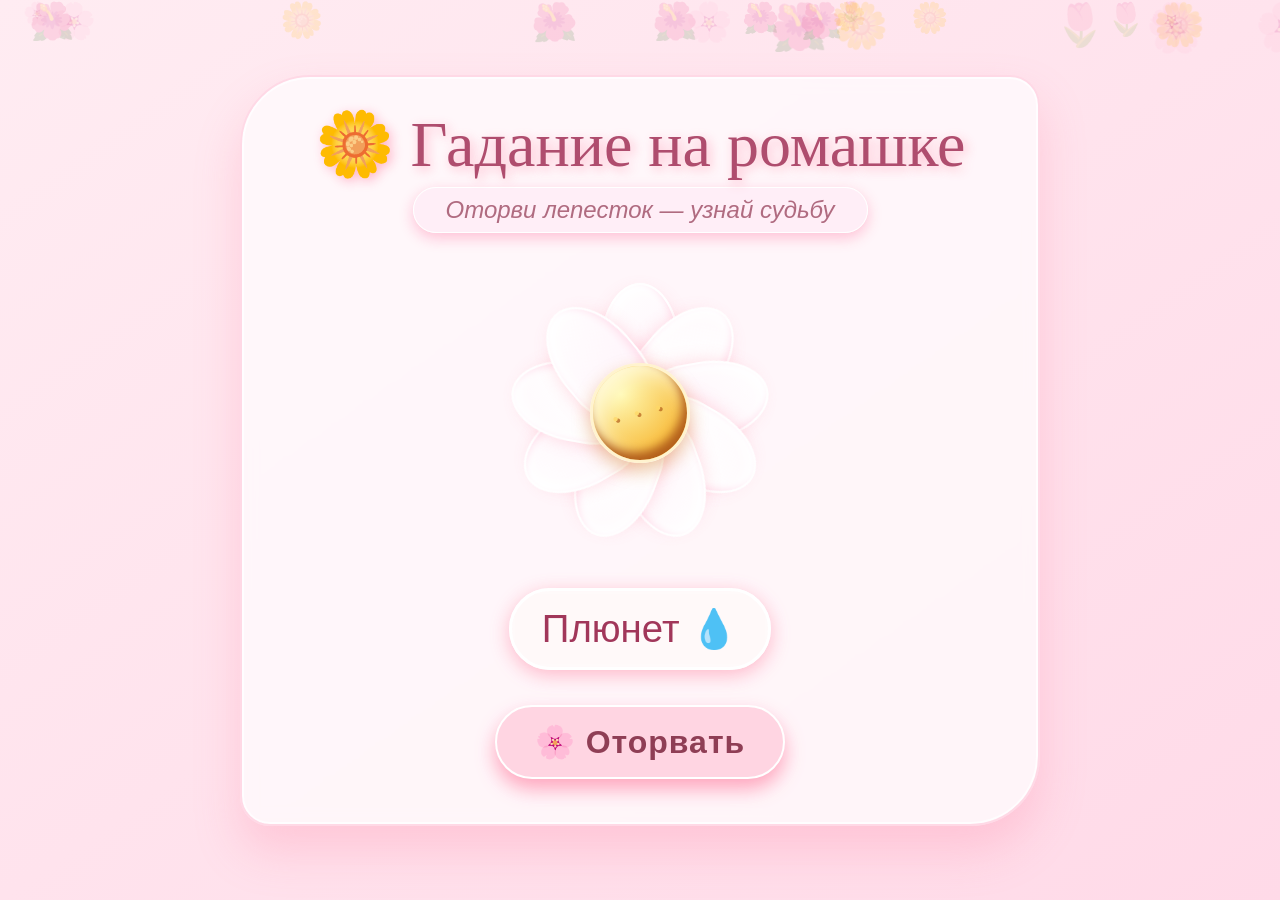
<file: mini-games/chamomile.html>
<!DOCTYPE html>
<html lang="ru">
<head>
    <meta charset="UTF-8">
    <meta name="viewport" content="width=device-width, initial-scale=1.0">
    <title>Гадание на ромашке</title>
    <style>
        * {
            margin: 0;
            padding: 0;
            box-sizing: border-box;
            user-select: none;
        }

        body {
            min-height: 100vh;
            background: linear-gradient(145deg, #ffecf2 0%, #ffdae8 100%);
            font-family: 'Segoe UI', 'Roboto', sans-serif;
            display: flex;
            align-items: center;
            justify-content: center;
            padding: 20px;
            position: relative;
            overflow-x: hidden;
        }

        .floating-bg {
            position: fixed;
            top: 0; left: 0;
            width: 100%; height: 100%;
            pointer-events: none;
            z-index: 1;
            overflow: hidden;
        }
        .floating-bg span {
            position: absolute;
            font-size: 2rem;
            opacity: 0.15;
            color: #ff99bb;
            animation: float 16s linear infinite;
        }
        @keyframes float {
            0% { transform: translateY(-10vh) rotate(0deg); }
            100% { transform: translateY(110vh) rotate(360deg); }
        }

        .card {
            max-width: 800px;
            width: 100%;
            background: rgba(255, 250, 252, 0.85);
            backdrop-filter: blur(8px);
            border-radius: 70px 30px 70px 30px;
            box-shadow: 0 25px 45px rgba(255, 140, 170, 0.3),
                        0 0 0 2px rgba(255, 255, 255, 0.7) inset;
            padding: 30px 20px 40px;
            border: 2px solid #ffd9e6;
            position: relative;
            z-index: 20;
            text-align: center;
        }

        h1 {
            font-size: clamp(2.8rem, 8vw, 4rem);
            color: #af4d6e;
            font-family: 'Georgia', serif;
            font-weight: 350;
            text-shadow: 3px 3px 12px #ffb7c9;
            margin-bottom: 5px;
        }

        .subhead {
            font-size: 1.5rem;
            color: #b06b80;
            background: rgba(255, 235, 245, 0.8);
            padding: 0.5rem 2rem;
            border-radius: 50px;
            width: fit-content;
            margin: 0 auto 30px;
            border: 1px solid white;
            box-shadow: 0 5px 15px #ffc0d5;
            font-style: italic;
        }

        .daisy {
            display: flex;
            flex-direction: column;
            align-items: center;
            margin: 10px 0 10px;
        }

        .flower {
            position: relative;
            width: 300px;
            height: 300px;
            margin: 0 auto;
            display: flex;
            align-items: center;
            justify-content: center;
        }

        .center {
            width: 100px;
            height: 100px;
            background: radial-gradient(circle at 30% 30%, #fff8b0, #f7b32b 80%, #ca8323);
            border-radius: 50%;
            box-shadow: 0 8px 18px rgba(210, 120, 30, 0.4), inset -5px -8px 10px #b35f1a, inset 8px 8px 25px #fffde0;
            border: 3px solid #fff3cf;
            z-index: 10;
            display: flex;
            align-items: center;
            justify-content: center;
            font-size: 2rem;
            color: #ffec9e;
            text-shadow: 2px 2px 0 #b45f1a;
            position: absolute;
            top: 50%;
            left: 50%;
            transform: translate(-50%, -50%);
        }
        .center::after {
            content: "• • •";
            position: absolute;
            font-size: 1rem;
            color: #ffd966;
            opacity: 0.7;
            letter-spacing: 6px;
            transform: rotate(-15deg);
        }

        .petals-container {
            position: absolute;
            top: 0;
            left: 0;
            width: 100%;
            height: 100%;
            pointer-events: none;
        }

        .petal {
            position: absolute;
            width: 80px;
            height: 130px;
            background: linear-gradient(145deg, #fff9fc, #ffffff 60%, #ffeef4);
            border-radius: 50% 50% 40% 40%;
            box-shadow: 0 10px 18px rgba(255, 120, 150, 0.3), inset -3px -5px 8px #ffdbea, inset 4px 5px 15px white;
            border: 2px solid rgba(255, 255, 255, 0.9);
            pointer-events: auto;
            transition: opacity 0.2s ease;
            backdrop-filter: blur(1px);
            
            transform-origin: center bottom;
            
            top: 50%;
            left: 50%;
            
            margin-top: -130px;
            
            opacity: 1;
        }

        .petal:nth-child(odd) {
            background: linear-gradient(145deg, #ffffff, #fff3fa 90%);
        }

        .spinning .petal {
            animation: spinPetal 0.2s infinite linear;
        }
        .spinning .center {
            animation: pulseGlow 0.2s infinite alternate;
        }
        
        @keyframes spinPetal {
            0% { transform: translate(-50%, 0) rotate(var(--rot)); }
            100% { transform: translate(-50%, 0) rotate(calc(var(--rot) + 360deg)); }
        }
        
        @keyframes pulseGlow {
            from { box-shadow: 0 0 0 0 #ffcf9a; }
            to { box-shadow: 0 0 20px 10px #ffe6aa; }
        }

        .fortune {
            font-size: 2.4rem;
            background: rgba(255, 250, 250, 0.9);
            padding: 15px 30px;
            border-radius: 50px;
            border: 3px solid white;
            margin: 15px auto 20px;
            display: inline-block;
            color: #a1375a;
            font-weight: 500;
            box-shadow: 0 5px 20px #ffb7c9;
            min-width: 260px;
            backdrop-filter: blur(5px);
        }

        .button-panel {
            display: flex;
            gap: 25px;
            justify-content: center;
            flex-wrap: wrap;
            margin: 15px 0 5px;
        }

        .btn {
            border: 4px solid white;
            border-radius: 60px;
            padding: 16px 38px;
            font-size: 2rem;
            font-weight: 700;
            background: #ffd5e2;
            color: #8f3e55;
            cursor: pointer;
            box-shadow: 0 10px 20px #ffa5bd;
            transition: 0.15s;
            min-width: 210px;
            letter-spacing: 1px;
            border: 2px solid white;
        }
        .btn:active { transform: scale(0.94); }
        .btn.hidden { display: none; }
        .btn:disabled {
            opacity: 0.5;
            pointer-events: none;
            filter: grayscale(0.3);
        }

        .btn-spin {
            background: #ffe4b0;
            color: #964b60;
        }

        .final-modal {
            display: none;
            position: fixed;
            top: 0; left: 0;
            width: 100%; height: 100%;
            background: rgba(255, 210, 230, 0.5);
            backdrop-filter: blur(8px);
            align-items: center;
            justify-content: center;
            z-index: 300;
        }
        .final-content {
            background: rgba(255, 245, 252, 0.96);
            border-radius: 80px 30px 80px 30px;
            border: 4px solid white;
            padding: 45px 35px;
            max-width: 500px;
            width: 90%;
            text-align: center;
            box-shadow: 0 30px 40px #ffb0c2;
            animation: pop 0.4s;
        }
        @keyframes pop {
            0% { transform: scale(0.8); opacity: 0; }
            100% { transform: scale(1); opacity: 1; }
        }
        .final-message {
            font-size: 2.6rem;
            color: #a1375a;
            margin: 25px 0;
        }
        .modal-btn {
            background: #ffc1d2;
            border: 3px solid white;
            border-radius: 60px;
            padding: 12px 40px;
            font-size: 1.8rem;
            color: #7a4452;
            cursor: pointer;
            font-weight: 600;
        }
    </style>
</head>
<body>

<div class="floating-bg" id="floatingBg"></div>

<div class="card">
    <h1>🌼 Гадание на ромашке</h1>
    <div class="subhead">Оторви лепесток — узнай судьбу</div>

    <div class="daisy">
        <div class="flower" id="flower">
            <div class="center"></div>
            <div class="petals-container" id="petalsContainer"></div>
        </div>
    </div>

    <div class="fortune" id="fortuneText">🌸 Нажми "оторвать"</div>

    <div class="button-panel">
        <button class="btn" id="pluckBtn">🌸 Оторвать</button>
        <button class="btn btn-spin hidden" id="spinBtn">🌀 Гадать</button>
    </div>
</div>

<div class="final-modal" id="finalModal">
    <div class="final-content">
        <div style="font-size:4rem;">🌸🌼🌸</div>
        <div class="final-message" id="finalResult"></div>
        <div class="modal-btn" onclick="closeFinalModal()">Спасибо ✨</div>
    </div>
</div>

<script>
(function() {
    const PHRASES = [
        "Любит 💖",
        "Не любит 🖤",
        "Плюнет 💧",
        "Поцелует 💋",
        "К сердцу прижмёт 🤗",
        "К чёрту пошлёт 👿"
    ];

    const petalsContainer = document.getElementById('petalsContainer');
    const flowerEl = document.getElementById('flower');
    const fortuneText = document.getElementById('fortuneText');
    const pluckBtn = document.getElementById('pluckBtn');
    const spinBtn = document.getElementById('spinBtn');
    const finalModal = document.getElementById('finalModal');
    const finalResultSpan = document.getElementById('finalResult');

    // Состояние
    let totalPetals = 12;           // максимальное количество лепестков (9-12)
    let visiblePetals = 12;         // сколько сейчас видно
    let currentPhraseIndex = 0;     // индекс текущей фразы
    
    // Храним ссылки на все лепестки
    let petalElements = [];

    // Создаём все лепестки сразу (max 12) с правильными позициями
    function createAllPetals(maxCount) {
        petalsContainer.innerHTML = '';
        petalElements = [];
        
        const angleStep = 360 / maxCount;

        for (let i = 0; i < maxCount; i++) {
            const angle = angleStep * i;
            const petal = document.createElement('div');
            petal.className = 'petal';
            
            // Фиксированная позиция на всё время
            petal.style.transform = `translate(-50%, 0) rotate(${angle}deg)`;
            petal.style.setProperty('--rot', angle + 'deg');
            
            petalsContainer.appendChild(petal);
            petalElements.push(petal);
        }
    }

    // Показываем только первые count лепестков
    function setVisiblePetals(count) {
        for (let i = 0; i < petalElements.length; i++) {
            petalElements[i].style.opacity = i < count ? '1' : '0';
        }
        visiblePetals = count;
    }

    // Инициализация
    function initGame() {
        // Случайное максимальное количество от 9 до 12
        totalPetals = Math.floor(Math.random() * 4) + 9; // 9,10,11,12
        createAllPetals(totalPetals);
        
        // Показываем все лепестки изначально
        setVisiblePetals(totalPetals);
        
        // СЛУЧАЙНОЕ первое предсказание
        currentPhraseIndex = Math.floor(Math.random() * PHRASES.length);
        fortuneText.innerText = PHRASES[currentPhraseIndex];
        
        pluckBtn.classList.remove('hidden');
        spinBtn.classList.add('hidden');
        flowerEl.classList.remove('spinning');
        pluckBtn.disabled = false;
        spinBtn.disabled = false;
    }

    // Оторвать лепесток - скрываем последний видимый
    function pluckPetal() {
        if (visiblePetals <= 0) return;

        // Идём с конца массива и находим первый видимый лепесток
        for (let i = petalElements.length - 1; i >= 0; i--) {
            if (petalElements[i].style.opacity === '1') {
                petalElements[i].style.opacity = '0';
                break;
            }
        }
        
        visiblePetals--;

        // Следующая фраза по порядку
        currentPhraseIndex = (currentPhraseIndex + 1) % PHRASES.length;
        fortuneText.innerText = PHRASES[currentPhraseIndex];

        // ЕСЛИ НЕ ОСТАЛОСЬ ЛЕПЕСТКОВ (0) - показываем предсказание
        if (visiblePetals === 0) {
            // Последняя фраза - это и есть судьба
            finalResultSpan.innerText = PHRASES[currentPhraseIndex];
            finalModal.style.display = 'flex';

            pluckBtn.classList.add('hidden');
            spinBtn.classList.remove('hidden');
        }
    }

    // Раскрутка (гадать)
    function startSpin() {
        if (visiblePetals !== 0) return;

        spinBtn.disabled = true;
        flowerEl.classList.add('spinning');
        fortuneText.innerText = '🌀 Вращаю...';

        // Целевое количество - случайное от 9 до 12
        const targetCount = Math.floor(Math.random() * 4) + 9;
        
        // Плавно показываем лепестки один за другим
        let current = 0;
        
        const interval = setInterval(() => {
            if (!flowerEl.classList.contains('spinning')) {
                clearInterval(interval);
                return;
            }

            current++;
            
            // Показываем лепестки по очереди (первые current штук)
            for (let i = 0; i < petalElements.length; i++) {
                petalElements[i].style.opacity = i < current ? '1' : '0';
            }

            if (current >= targetCount) {
                clearInterval(interval);
                setTimeout(() => {
                    if (flowerEl.classList.contains('spinning')) {
                        finishSpin(targetCount);
                    }
                }, 200);
            }
        }, 100);
    }

    function finishSpin(newCount) {
        flowerEl.classList.remove('spinning');
        visiblePetals = newCount;
        
        // НОВОЕ случайное предсказание для следующего раунда
        currentPhraseIndex = Math.floor(Math.random() * PHRASES.length);
        fortuneText.innerText = '✨ Гадание готово ✨';

        pluckBtn.classList.remove('hidden');
        spinBtn.classList.add('hidden');
        spinBtn.disabled = false;

        flowerRain(18);
    }

    function flowerRain(count) {
        for (let i = 0; i < count; i++) {
            setTimeout(() => {
                const d = document.createElement('div');
                d.textContent = ['🌸','🌷','🌼','🌺','🌹'][Math.floor(Math.random()*5)];
                d.style.position = 'fixed';
                d.style.left = Math.random() * 100 + '%';
                d.style.top = '-5%';
                d.style.fontSize = (Math.random() * 2 + 1.5) + 'rem';
                d.style.zIndex = '999';
                d.style.pointerEvents = 'none';
                d.style.animation = `float ${Math.random()*2+2}s linear forwards`;
                document.body.appendChild(d);
                setTimeout(() => d.remove(), 3000);
            }, i * 40);
        }
    }

    window.closeFinalModal = function() {
        finalModal.style.display = 'none';
    };

    window.onclick = function(e) {
        if (e.target === finalModal) finalModal.style.display = 'none';
    };

    function createBgPetals() {
        const bg = document.getElementById('floatingBg');
        for (let i=0; i<20; i++) {
            const s = document.createElement('span');
            s.textContent = ['🌸','🌷','🌼','🌺'][Math.floor(Math.random()*4)];
            s.style.left = Math.random()*100 + '%';
            s.style.animationDuration = (Math.random()*10+12)+'s';
            s.style.animationDelay = Math.random()*-10+'s';
            s.style.fontSize = (Math.random()*1.8+1.2)+'rem';
            bg.appendChild(s);
        }
    }

    pluckBtn.addEventListener('click', () => {
        if (visiblePetals > 0) pluckPetal();
    });

    spinBtn.addEventListener('click', startSpin);

    document.querySelector('h1').addEventListener('click', ()=> flowerRain(25));

    initGame();
    createBgPetals();
})();
</script>
</body>
</html>
</file>
<file: themes/base.css>
@import url('themes.css');

* {
    margin: 0;
    padding: 0;
    box-sizing: border-box;
    -webkit-tap-highlight-color: transparent;
    user-select: none;
    -webkit-touch-callout: none;
}

body {
    min-height: 100vh;
    min-height: -webkit-fill-available;
    background: var(--bg-gradient);
    font-family: -apple-system, 'Segoe UI', 'Roboto', 'Helvetica Neue', sans-serif;
    display: flex;
    align-items: center;
    justify-content: center;
    padding: 12px 10px;
    position: relative;
    overflow-x: hidden;
    touch-action: pan-y pinch-zoom;
    transition: background 0.3s ease;
}

html {
    height: -webkit-fill-available;
}

/* летающие лепестки */
.petals-front {
    position: fixed;
    top: 0;
    left: 0;
    width: 100%;
    height: 100%;
    pointer-events: none;
    z-index: 100;
    overflow: hidden;
}

.petal {
    position: absolute;
    font-size: 1.3rem;
    opacity: var(--petal-opacity);
    animation: fall linear infinite;
    color: var(--petal-color);
    filter: drop-shadow(0 3px 3px var(--petal-shadow));
    pointer-events: none;
    will-change: transform;
}

@keyframes fall {
    to { transform: translateY(100vh) rotate(360deg); }
}

/* главная карточка */
.main-card {
    max-width: 500px;
    width: 100%;
    background: var(--card-bg);
    backdrop-filter: blur(10px);
    -webkit-backdrop-filter: blur(10px);
    border-radius: 40px 40px 35px 35px;
    box-shadow: var(--card-shadow);
    padding: 20px 16px 18px;
    border: 1px solid var(--card-border);
    position: relative;
    z-index: 10;
    transition: background 0.3s ease, box-shadow 0.3s ease;
}

/* кнопка настроек */
.settings-button {
    position: absolute;
    top: 12px;
    right: 15px;
    font-size: 1.8rem;
    cursor: pointer;
    background: var(--settings-btn-bg);
    width: 44px;
    height: 44px;
    border-radius: 50%;
    display: flex;
    align-items: center;
    justify-content: center;
    backdrop-filter: blur(4px);
    -webkit-backdrop-filter: blur(4px);
    border: 2px solid var(--settings-btn-border);
    box-shadow: var(--settings-btn-shadow);
    transition: 0.2s;
    z-index: 50;
    -webkit-tap-highlight-color: transparent;
}

.settings-button:active {
    transform: rotate(30deg) scale(1.1);
    background: var(--settings-btn-active);
}

.main-title {
    text-align: center;
    font-size: clamp(2.4rem, 10vw, 3.8rem);
    font-weight: 350;
    color: var(--title-color);
    letter-spacing: 1px;
    margin-bottom: 12px;
    text-shadow: var(--title-shadow);
    font-family: 'Georgia', 'Times New Roman', serif;
    line-height: 1.1;
    cursor: pointer;
    transition: 0.2s;
    padding: 8px 0;
}

.main-title:active {
    transform: scale(1.02);
    text-shadow: var(--title-active-shadow);
}

.soft-sub {
    text-align: center;
    font-size: 1.3rem;
    color: var(--subtitle-color);
    background: var(--subtitle-bg);
    padding: 0.5rem 1.5rem;
    border-radius: 40px;
    width: fit-content;
    margin: 0 auto 25px auto;
    border: 1px solid var(--subtitle-border);
    backdrop-filter: blur(2px);
    -webkit-backdrop-filter: blur(2px);
    font-style: italic;
    box-shadow: var(--subtitle-shadow);
    transition: background 0.3s ease, color 0.3s ease;
}

/* имена */
.names-wishes {
    display: flex;
    flex-direction: column;
    gap: 10px;
    margin: 10px 0 20px 0;
}

.personal-block {
    background: var(--personal-block-bg);
    backdrop-filter: blur(2px);
    -webkit-backdrop-filter: blur(2px);
    border: 2px solid var(--personal-block-border);
    border-radius: 40px 15px 40px 15px;
    padding: 12px 18px;
    transition: all 0.2s ease;
    box-shadow: var(--personal-block-shadow);
    display: flex;
    align-items: center;
    cursor: pointer;
    outline: none;
    min-height: 65px;
    -webkit-tap-highlight-color: transparent;
}

.personal-block:active {
    transform: scale(1.01) translateY(-1px);
    background: var(--personal-block-active-bg);
    border-color: var(--personal-block-active-border);
    box-shadow: var(--personal-block-active-shadow);
}

.personal-block.special {
    background: var(--special-block-bg);
    border: 2.5px solid var(--special-block-border);
    box-shadow: var(--special-block-shadow);
}

.name-row {
    display: flex;
    align-items: center;
    gap: 12px;
    width: 100%;
}

.name-icon {
    font-size: 1.9rem;
    line-height: 1;
    filter: drop-shadow(0 2px 3px var(--icon-shadow));
    min-width: 38px;
    text-align: center;
}

.name-label {
    font-size: clamp(1.5rem, 4.5vw, 1.9rem);
    font-weight: 450;
    color: var(--name-color);
    letter-spacing: 0.5px;
    word-break: break-word;
    line-height: 1.2;
    transition: color 0.3s ease;
}

.special .name-label {
    color: var(--special-name-color);
    font-weight: 600;
    text-shadow: 0 0 5px var(--special-name-shadow);
}

/* игра */
.game-section {
    margin: 25px 0 15px 0;
    text-align: center;
    background: var(--game-section-bg);
    border-radius: 50px 20px 50px 20px;
    padding: 20px 12px;
    border: 2px solid var(--game-section-border);
    backdrop-filter: blur(4px);
    -webkit-backdrop-filter: blur(4px);
    transition: background 0.3s ease;
}

.game-title {
    font-size: 1.5rem;
    color: var(--game-title-color);
    margin-bottom: 18px;
    font-style: italic;
    display: flex;
    align-items: center;
    justify-content: center;
    gap: 8px;
    flex-wrap: wrap;
    transition: color 0.3s ease;
}

.clicker-area {
    display: flex;
    flex-direction: column;
    align-items: center;
    gap: 12px;
}

.counter-display {
    font-size: 2.5rem;
    color: var(--counter-color);
    background: var(--counter-bg);
    padding: 12px 25px;
    border-radius: 50px;
    border: 2px solid var(--counter-border);
    box-shadow: var(--counter-shadow);
    font-weight: 500;
    letter-spacing: 1px;
    width: fit-content;
    margin: 0 auto;
    transition: background 0.3s ease, color 0.3s ease;
}

.big-flower {
    background: var(--flower-bg);
    border: 4px solid var(--flower-border);
    border-radius: 50% 20% 50% 20%;
    width: 150px;
    height: 150px;
    font-size: 6rem;
    cursor: pointer;
    display: flex;
    align-items: center;
    justify-content: center;
    transition: transform 0.1s ease;
    box-shadow: var(--flower-shadow);
    margin: 5px auto;
    outline: none;
    -webkit-tap-highlight-color: transparent;
    touch-action: manipulation;
}

.big-flower:active {
    transform: scale(0.92);
}

.game-hint {
    font-size: 1rem;
    color: var(--hint-color);
    background: var(--hint-bg);
    padding: 6px 16px;
    border-radius: 30px;
    border: 1px solid var(--hint-border);
    transition: background 0.3s ease, color 0.3s ease;
}

.progress-container {
    width: 90%;
    max-width: 280px;
    height: 10px;
    background: var(--progress-bg);
    border-radius: 20px;
    margin: 0 auto;
    border: 1px solid var(--progress-border);
    overflow: hidden;
    transition: background 0.3s ease;
}

.progress-bar {
    height: 100%;
    width: 0%;
    background: var(--progress-bar-gradient);
    border-radius: 20px;
    transition: width 0.3s ease;
}

/* Строка с кнопками игр */
.games-row {
    display: flex;
    gap: 10px;
    justify-content: center;
    margin: 15px 0 20px;
    flex-wrap: wrap;
}

.game-btn {
    border: 3px solid var(--game-btn-border);
    border-radius: 50px;
    padding: 12px 20px;
    font-size: 1.3rem;
    color: var(--game-btn-color);
    cursor: pointer;
    box-shadow: var(--game-btn-shadow);
    transition: 0.2s;
    min-width: 140px;
    font-weight: 600;
    letter-spacing: 0.5px;
    -webkit-tap-highlight-color: transparent;
    flex: 1 1 auto;
    max-width: 200px;
}

.game-btn:active {
    transform: scale(0.96);
}

.game-btn.daisy-btn {
    background: var(--daisy-btn-bg);
}

.game-btn.wheel-btn {
    background: var(--wheel-btn-bg);
}

/* подпись */
.signature {
    text-align: center;
    margin-top: 18px;
    font-size: 1.2rem;
    color: var(--signature-color);
    font-style: italic;
    letter-spacing: 0.5px;
    border-top: 2px dashed var(--signature-border);
    padding-top: 15px;
    font-family: 'Georgia', serif;
    cursor: pointer;
    transition: 0.2s, color 0.3s ease, border-color 0.3s ease;
    -webkit-tap-highlight-color: transparent;
}

.signature:active {
    color: var(--signature-active-color);
    transform: scale(1.01);
}

.signature span {
    font-size: 1.4rem;
    margin: 0 3px;
}

/* стили для полей ввода */
.promo-input {
    padding: 14px 18px;
    font-size: 1.5rem;
    border-radius: 50px;
    border: 2px solid var(--input-border);
    background: var(--input-bg);
    text-align: center;
    color: var(--input-color);
    outline: none;
    width: 90%;
    margin: 15px auto;
    display: block;
    backdrop-filter: blur(4px);
    -webkit-backdrop-filter: blur(4px);
    -webkit-appearance: none;
    transition: background 0.3s ease, color 0.3s ease, border-color 0.3s ease;
}

/* модальные окна */
.custom-modal {
    display: none;
    position: fixed;
    top: 0;
    left: 0;
    width: 100%;
    height: 100%;
    background-color: var(--modal-overlay);
    backdrop-filter: blur(8px);
    -webkit-backdrop-filter: blur(8px);
    z-index: 200;
    align-items: center;
    justify-content: center;
    padding: 15px;
}

.custom-modal-content {
    background: var(--modal-content-bg);
    backdrop-filter: blur(10px);
    -webkit-backdrop-filter: blur(10px);
    border: 3px solid var(--modal-content-border);
    border-radius: 60px 20px 60px 20px;
    padding: 30px 20px;
    max-width: 450px;
    width: 100%;
    text-align: center;
    box-shadow: var(--modal-content-shadow);
    animation: popIn 0.3s ease-out;
    max-height: 85vh;
    overflow-y: auto;
    -webkit-overflow-scrolling: touch;
    transition: background 0.3s ease, box-shadow 0.3s ease;
}

@keyframes popIn {
    0% { transform: scale(0.9); opacity: 0; }
    100% { transform: scale(1); opacity: 1; }
}

.modal-flower {
    font-size: 4rem;
    margin-bottom: 15px;
}

.modal-message {
    font-size: 1.7rem;
    color: var(--modal-message-color);
    margin: 15px 0;
    line-height: 1.4;
    white-space: pre-line;
    word-break: break-word;
    transition: color 0.3s ease;
}

.wish-lines .wish-line {
    font-size: 1.2rem;
    padding: 10px 12px;
    margin: 6px 0;
    background: var(--wish-line-bg);
    border-radius: 40px;
    border: 1px solid var(--wish-line-border);
    word-break: break-word;
    transition: background 0.3s ease;
}

.modal-btn {
    background: var(--modal-btn-bg);
    border: 2px solid var(--modal-btn-border);
    border-radius: 50px;
    padding: 14px 25px;
    font-size: 1.3rem;
    color: var(--modal-btn-color);
    cursor: pointer;
    transition: 0.2s, background 0.3s ease, color 0.3s ease;
    margin-top: 15px;
    display: inline-block;
    font-weight: 600;
    min-width: 160px;
    -webkit-tap-highlight-color: transparent;
    touch-action: manipulation;
}

.modal-btn:active {
    background: var(--modal-btn-active-bg);
    transform: scale(0.97);
    box-shadow: var(--modal-btn-active-shadow);
}

/* модалка настроек */
.settings-section {
    margin: 20px 0;
    padding: 15px;
    background: var(--settings-section-bg);
    border-radius: 30px 10px 30px 10px;
    border: 2px solid var(--settings-section-border);
    transition: background 0.3s ease, border-color 0.3s ease;
}

.section-title {
    font-size: 1.4rem;
    color: var(--section-title-color);
    margin-bottom: 15px;
    font-weight: 600;
    transition: color 0.3s ease;
}

.slider-row {
    display: flex;
    flex-direction: column;
    gap: 12px;
    margin: 20px 0;
    font-size: 1.3rem;
    color: var(--slider-color);
    transition: color 0.3s ease;
}

.slider-row input {
    width: 100%;
    accent-color: var(--slider-accent);
    height: 40px;
    -webkit-appearance: none;
    background: transparent;
}

.slider-row input::-webkit-slider-thumb {
    -webkit-appearance: none;
    width: 25px;
    height: 25px;
    background: var(--slider-thumb-bg);
    border-radius: 50%;
    border: 2px solid var(--slider-thumb-border);
    box-shadow: var(--slider-thumb-shadow);
    cursor: pointer;
    margin-top: -10px;
}

.slider-row input::-webkit-slider-runnable-track {
    width: 100%;
    height: 6px;
    background: var(--slider-track-bg);
    border-radius: 10px;
    border: 1px solid var(--slider-track-border);
}

/* Кнопки тем */
.theme-buttons {
    display: flex;
    flex-direction: column;
    gap: 10px;
    margin: 15px 0;
}

.theme-btn {
    display: flex;
    align-items: center;
    gap: 15px;
    padding: 12px 18px;
    border: 3px solid var(--theme-btn-border);
    border-radius: 50px;
    background: var(--theme-btn-bg);
    color: var(--theme-btn-color);
    font-size: 1.2rem;
    font-weight: 600;
    cursor: pointer;
    transition: 0.2s;
    width: 100%;
    text-align: left;
}

.theme-btn.active {
    border-color: var(--theme-btn-active-border);
    background: var(--theme-btn-active-bg);
    box-shadow: var(--theme-btn-active-shadow);
    transform: scale(1.02);
}

.theme-btn:active {
    transform: scale(0.98);
}

.theme-color {
    width: 30px;
    height: 30px;
    border-radius: 50%;
    border: 2px solid white;
    box-shadow: 0 2px 8px rgba(0,0,0,0.2);
}

.default-color {
    background: linear-gradient(145deg, #ffb7c5, #ff8da1);
}

.night-color {
    background: linear-gradient(145deg, #4a2a4a, #1a1a2e);
}

.spring-color {
    background: linear-gradient(145deg, #a8d5a8, #6a9a6a);
}

.about-dev {
    margin: 15px 0 8px;
    font-size: 1.4rem;
    color: var(--about-dev-color);
    border-top: 2px dashed var(--about-dev-border);
    padding-top: 18px;
    transition: color 0.3s ease, border-color 0.3s ease;
}

.dev-links {
    font-size: 1.2rem;
    background: var(--dev-links-bg);
    padding: 15px;
    border-radius: 25px;
    border: 2px dashed var(--dev-links-border);
    display: flex;
    flex-direction: column;
    gap: 10px;
    word-break: break-word;
    transition: background 0.3s ease, border-color 0.3s ease;
}

.dev-links a {
    color: var(--dev-links-link);
    text-decoration: none;
    border-bottom: 2px dotted var(--dev-links-link-border);
    font-weight: 500;
    display: inline-block;
    padding: 2px 0;
    transition: color 0.3s ease, border-color 0.3s ease;
}

.thanks {
    margin-top: 8px;
    font-size: 1.1rem;
    color: var(--thanks-color);
    transition: color 0.3s ease;
}

/* Стили для гадания на ромашке */
.daisy-content {
    max-width: 500px;
}

.daisy-game-container {
    margin: 15px 0;
    padding: 15px;
    background: var(--daisy-container-bg);
    border-radius: 40px 15px 40px 15px;
    border: 2px solid var(--daisy-container-border);
    transition: background 0.3s ease, border-color 0.3s ease;
}

.daisy {
    display: flex;
    flex-direction: column;
    align-items: center;
    margin: 10px 0;
}

.flower {
    position: relative;
    width: 250px;
    height: 250px;
    margin: 0 auto;
    display: flex;
    align-items: center;
    justify-content: center;
}

.center {
    width: 80px;
    height: 80px;
    background: var(--daisy-center-bg);
    border-radius: 50%;
    box-shadow: var(--daisy-center-shadow);
    border: 3px solid var(--daisy-center-border);
    z-index: 10;
    display: flex;
    align-items: center;
    justify-content: center;
    font-size: 1.8rem;
    color: var(--daisy-center-color);
    text-shadow: var(--daisy-center-text-shadow);
    position: absolute;
    top: 50%;
    left: 50%;
    transform: translate(-50%, -50%);
    transition: background 0.3s ease, box-shadow 0.3s ease, border-color 0.3s ease;
}

.center::after {
    content: "• • •";
    position: absolute;
    font-size: 0.9rem;
    color: var(--daisy-center-dots);
    opacity: 0.7;
    letter-spacing: 4px;
    transform: rotate(-15deg);
}

.petals-container {
    position: absolute;
    top: 0;
    left: 0;
    width: 100%;
    height: 100%;
    pointer-events: none;
}

.daisy-petal {
    position: absolute;
    width: 70px;
    height: 110px;
    background: var(--daisy-petal-bg);
    border-radius: 50% 50% 40% 40%;
    box-shadow: var(--daisy-petal-shadow);
    border: 2px solid var(--daisy-petal-border);
    pointer-events: auto;
    transition: opacity 0.2s ease, background 0.3s ease, box-shadow 0.3s ease;
    backdrop-filter: blur(1px);
    transform-origin: center bottom;
    top: 50%;
    left: 50%;
    margin-top: -110px;
    opacity: 1;
}

.daisy-petal:nth-child(odd) {
    background: var(--daisy-petal-odd-bg);
}

.spinning .daisy-petal {
    animation: spinPetal 0.2s infinite linear;
}

.spinning .center {
    animation: pulseGlow 0.2s infinite alternate;
}

@keyframes spinPetal {
    0% { transform: translate(-50%, 0) rotate(var(--rot)); }
    100% { transform: translate(-50%, 0) rotate(calc(var(--rot) + 360deg)); }
}

@keyframes pulseGlow {
    from { box-shadow: 0 0 0 0 var(--daisy-glow-from); }
    to { box-shadow: 0 0 20px 10px var(--daisy-glow-to); }
}

.daisy-fortune {
    font-size: 1.8rem;
    background: var(--daisy-fortune-bg);
    padding: 12px 25px;
    border-radius: 50px;
    border: 3px solid var(--daisy-fortune-border);
    margin: 15px auto;
    display: inline-block;
    color: var(--daisy-fortune-color);
    font-weight: 500;
    box-shadow: var(--daisy-fortune-shadow);
    min-width: 200px;
    backdrop-filter: blur(5px);
    transition: background 0.3s ease, color 0.3s ease, box-shadow 0.3s ease;
}

.daisy-controls {
    display: flex;
    gap: 15px;
    justify-content: center;
    flex-wrap: wrap;
    margin: 15px 0;
}

.daisy-btn {
    border: 3px solid var(--daisy-btn-border);
    border-radius: 50px;
    padding: 12px 30px;
    font-size: 1.5rem;
    font-weight: 600;
    background: var(--daisy-btn-bg);
    color: var(--daisy-btn-text);
    cursor: pointer;
    box-shadow: var(--daisy-btn-shadow);
    transition: 0.15s, background 0.3s ease, color 0.3s ease;
    min-width: 160px;
    letter-spacing: 1px;
}

.daisy-btn:active {
    transform: scale(0.94);
}

.daisy-btn.hidden {
    display: none;
}

.daisy-btn:disabled {
    opacity: 0.5;
    pointer-events: none;
    filter: grayscale(0.3);
}

.daisy-spin-btn {
    background: var(--daisy-spin-btn-bg);
}

.daisy-cost {
    font-size: 1.2rem;
    color: var(--daisy-cost-color);
    margin-top: 10px;
    font-style: italic;
    background: var(--daisy-cost-bg);
    padding: 5px 15px;
    border-radius: 30px;
    display: inline-block;
}

.daisy-close-btn {
    margin-top: 20px;
}

/* Модалка для сообщений */
.message-content {
    max-width: 350px;
}

.message-modal .modal-btn {
    min-width: 120px;
}

/* Контейнер для цветопада */
.rain-container {
    position: fixed;
    top: 0;
    left: 0;
    width: 100%;
    height: 100%;
    pointer-events: none;
    z-index: 9999;
    overflow: hidden;
}

.falling-flower {
    position: absolute;
    font-size: 2.2rem;
    opacity: 0.8;
    animation: fallFlower linear forwards;
    color: #ff9eb5;
    filter: drop-shadow(0 5px 8px rgba(255, 180, 200, 0.7));
    pointer-events: none;
    z-index: 10000;
    will-change: transform;
}

@keyframes fallFlower {
    0% { transform: translateY(-10vh) rotate(0deg); opacity: 0.9; }
    100% { transform: translateY(110vh) rotate(480deg); opacity: 0.2; }
}

/* Модалка рулетки */
.wheel-content {
    max-width: 550px;
}

.wheel-game-container {
    margin: 15px 0;
    padding: 20px;
    background: var(--wheel-container-bg);
    border-radius: 40px 15px 40px 15px;
    border: 2px solid var(--wheel-container-border);
    transition: background 0.3s ease, border-color 0.3s ease;
}

.wheel-wrapper {
    position: relative;
    width: min(60vw, 300px);
    height: min(60vw, 300px);
    margin: 0 auto 20px auto;
}

.wheel-wrapper canvas {
    width: 100%;
    height: 100%;
    display: block;
    border-radius: 50%;
    background: #ffe7ef;
    box-shadow: var(--wheel-shadow);
    cursor: pointer;
    transition: transform 0.1s ease, box-shadow 0.3s ease;
}

.wheel-wrapper canvas:active {
    transform: scale(0.98);
}

.wheel-wrapper canvas:disabled {
    pointer-events: none;
    opacity: 0.7;
}

.wheel-wrapper .pointer {
    position: absolute;
    top: -12px;
    left: 50%;
    transform: translateX(-50%);
    width: 0; 
    height: 0;
    border-left: 20px solid transparent;
    border-right: 20px solid transparent;
    border-top: 30px solid var(--wheel-pointer-color);
    filter: drop-shadow(0 8px 6px var(--wheel-pointer-shadow));
    z-index: 12;
    transition: border-top-color 0.3s ease;
}

.wheel-spin-btn {
    background: var(--wheel-spin-btn-bg);
    border: 3px solid var(--wheel-spin-btn-border);
    border-radius: 50px;
    padding: 12px 25px;
    font-size: 1.5rem;
    color: var(--wheel-spin-btn-color);
    cursor: pointer;
    box-shadow: var(--wheel-spin-btn-shadow);
    transition: 0.1s linear, background 0.3s ease, color 0.3s ease, box-shadow 0.3s ease;
    margin: 10px auto;
    display: inline-block;
    font-weight: 600;
    letter-spacing: 1px;
    -webkit-tap-highlight-color: transparent;
}

.wheel-spin-btn:active {
    transform: translateY(4px);
    box-shadow: var(--wheel-spin-btn-active-shadow);
}

.wheel-spin-btn:disabled {
    opacity: 0.5;
    pointer-events: none;
    filter: grayscale(0.3);
    transform: translateY(0);
    box-shadow: var(--wheel-spin-btn-shadow);
}

.wheel-close-btn {
    margin-top: 15px;
}

/* адаптация для очень маленьких экранов */
@media (max-width: 380px) {
    .main-card {
        padding: 16px 12px;
    }
    
    .big-flower {
        width: 130px;
        height: 130px;
        font-size: 5rem;
    }
    
    .counter-display {
        font-size: 2.2rem;
        padding: 10px 20px;
    }
    
    .name-label {
        font-size: 1.4rem;
    }
    
    .name-icon {
        font-size: 1.7rem;
        min-width: 32px;
    }
    
    .modal-message {
        font-size: 1.5rem;
    }
    
    .wish-lines .wish-line {
        font-size: 1.1rem;
        padding: 8px 10px;
    }
    
    .modal-btn {
        padding: 12px 20px;
        font-size: 1.2rem;
        min-width: 140px;
    }
    
    .flower {
        width: 200px;
        height: 200px;
    }
    
    .center {
        width: 60px;
        height: 60px;
        font-size: 1.4rem;
    }
    
    .daisy-petal {
        width: 55px;
        height: 90px;
        margin-top: -90px;
    }
    
    .daisy-fortune {
        font-size: 1.5rem;
        padding: 10px 20px;
    }
    
    .daisy-btn {
        padding: 10px 20px;
        font-size: 1.3rem;
        min-width: 140px;
    }
    
    .game-btn {
        font-size: 1.1rem;
        padding: 10px 15px;
        min-width: 120px;
    }
    
    .wheel-wrapper {
        width: min(70vw, 250px);
        height: min(70vw, 250px);
    }
    
    .wheel-spin-btn {
        font-size: 1.3rem;
        padding: 10px 20px;
    }
}

/* для телефонов с челкой/динамиком */
@supports (padding: max(0px)) {
    body {
        padding-left: max(10px, env(safe-area-inset-left));
        padding-right: max(10px, env(safe-area-inset-right));
        padding-top: max(12px, env(safe-area-inset-top));
        padding-bottom: max(12px, env(safe-area-inset-bottom));
    }
}

/* Скрытые элементы */
.hidden {
    display: none !important;
}

/* Остальные стили base.css остаются без изменений */
</file>
<file: themes/themes.css>
/* ==================== Тема по умолчанию (Розовая) ==================== */
.theme-default {
    --bg-gradient: linear-gradient(150deg, #fef3f8 0%, #ffeef4 100%);
    --petal-opacity: 0.3;
    --petal-color: #ffb7c5;
    --petal-shadow: rgba(255, 200, 220, 0.2);
    
    --card-bg: rgba(255, 245, 250, 0.85);
    --card-shadow: 0 15px 30px rgba(255, 150, 180, 0.25),
                   0 0 0 2px rgba(255, 255, 255, 0.8) inset;
    --card-border: rgba(255, 220, 230, 0.9);
    
    --settings-btn-bg: rgba(255,255,255,0.6);
    --settings-btn-border: white;
    --settings-btn-shadow: 0 2px 8px #ffc0cb;
    --settings-btn-active: #ffe2ed;
    
    --title-color: #a55e71;
    --title-shadow: 3px 3px 10px rgba(255, 200, 220, 0.6), 0 1px 0 white;
    --title-active-shadow: 0 0 15px #ff9bb6;
    
    --subtitle-color: #bc7f90;
    --subtitle-bg: rgba(255, 235, 240, 0.8);
    --subtitle-border: rgba(255, 255, 255, 0.9);
    --subtitle-shadow: 0 3px 10px #ffdbe4;
    
    --personal-block-bg: rgba(255, 250, 250, 0.95);
    --personal-block-border: rgba(255, 255, 255, 0.9);
    --personal-block-shadow: 0 4px 12px rgba(240, 170, 190, 0.2);
    --personal-block-active-bg: #fff0f7;
    --personal-block-active-border: #ffc0d0;
    --personal-block-active-shadow: 0 8px 18px rgba(255, 150, 180, 0.25);
    
    --special-block-bg: linear-gradient(145deg, #fff8f0, #fff0e6);
    --special-block-border: #ffb7c5;
    --special-block-shadow: 0 0 15px rgba(255, 183, 197, 0.5);
    
    --icon-shadow: #ffc0cb;
    
    --name-color: #774c5a;
    --special-name-color: #b35f7a;
    --special-name-shadow: #ffb6c1;
    
    --game-section-bg: rgba(255, 240, 245, 0.7);
    --game-section-border: rgba(255, 255, 255, 0.8);
    --game-title-color: #b16d80;
    
    --counter-color: #a15168;
    --counter-bg: rgba(255, 255, 255, 0.8);
    --counter-border: white;
    --counter-shadow: 0 5px 15px #ffd0da;
    
    --flower-bg: #ffdbe7;
    --flower-border: white;
    --flower-shadow: 0 15px 25px #feb6c9;
    
    --hint-color: #ac6f80;
    --hint-bg: rgba(255, 255, 255, 0.7);
    --hint-border: white;
    
    --progress-bg: rgba(255, 255, 255, 0.6);
    --progress-border: white;
    --progress-bar-gradient: linear-gradient(90deg, #ffb7c5, #ff8da1);
    
    --modal-overlay: rgba(255, 210, 225, 0.6);
    --modal-content-bg: rgba(255, 245, 250, 0.98);
    --modal-content-border: white;
    --modal-content-shadow: 0 25px 35px #feb0c2;
    --modal-message-color: #a15168;
    
    --wish-line-bg: rgba(255, 255, 255, 0.7);
    --wish-line-border: white;
    
    --modal-btn-bg: #ffc1d2;
    --modal-btn-border: white;
    --modal-btn-color: #7a4452;
    --modal-btn-active-bg: #ffd5e2;
    --modal-btn-active-shadow: 0 5px 12px #ffb0c0;
    
    --signature-color: #c58396;
    --signature-border: #ffc9d6;
    --signature-active-color: #a55e71;
    
    --input-border: white;
    --input-bg: rgba(255, 240, 245, 0.95);
    --input-color: #774c5a;
    
    --slider-color: #a55e71;
    --slider-accent: #ff8da1;
    --slider-thumb-bg: #ff8da1;
    --slider-thumb-border: white;
    --slider-thumb-shadow: 0 2px 6px #ffb0c0;
    --slider-track-bg: #ffe2ed;
    --slider-track-border: white;
    
    --about-dev-color: #a15168;
    --about-dev-border: #ffc9d6;
    
    --dev-links-bg: rgba(255,255,240,0.6);
    --dev-links-border: #ffb7c5;
    --dev-links-link: #a15168;
    --dev-links-link-border: #ffb0c0;
    
    --thanks-color: #ac6f80;
    
    /* Переменные для гадания на ромашке */
    --daisy-btn-bg: #ffe4b0;
    --daisy-btn-border: white;
    --daisy-btn-color: #964b60;
    --daisy-btn-shadow: 0 10px 20px #ffa5bd;
    --daisy-btn-active-bg: #ffd5a0;
    
    --daisy-container-bg: rgba(255, 240, 250, 0.7);
    --daisy-container-border: rgba(255, 255, 255, 0.8);
    
    --daisy-center-bg: radial-gradient(circle at 30% 30%, #fff8b0, #f7b32b 80%, #ca8323);
    --daisy-center-shadow: 0 8px 18px rgba(210, 120, 30, 0.4), inset -5px -8px 10px #b35f1a, inset 8px 8px 25px #fffde0;
    --daisy-center-border: #fff3cf;
    --daisy-center-color: #ffec9e;
    --daisy-center-text-shadow: 2px 2px 0 #b45f1a;
    --daisy-center-dots: #ffd966;
    
    --daisy-petal-bg: linear-gradient(145deg, #fff9fc, #ffffff 60%, #ffeef4);
    --daisy-petal-odd-bg: linear-gradient(145deg, #ffffff, #fff3fa 90%);
    --daisy-petal-shadow: 0 10px 18px rgba(255, 120, 150, 0.3), inset -3px -5px 8px #ffdbea, inset 4px 5px 15px white;
    --daisy-petal-border: rgba(255, 255, 255, 0.9);
    
    --daisy-glow-from: #ffcf9a;
    --daisy-glow-to: #ffe6aa;
    
    --daisy-fortune-bg: rgba(255, 250, 250, 0.9);
    --daisy-fortune-border: white;
    --daisy-fortune-color: #a1375a;
    --daisy-fortune-shadow: 0 5px 20px #ffb7c9;
    
    --daisy-btn-text: #8f3e55;
    --daisy-spin-btn-bg: #ffe4b0;
    
    --daisy-cost-color: #ac6f80;
    --daisy-cost-bg: rgba(255, 255, 255, 0.5);
    
    /* Переменные для настроек */
    --settings-section-bg: rgba(255, 245, 250, 0.5);
    --settings-section-border: rgba(255, 255, 255, 0.8);
    --section-title-color: #a55e71;
    
    /* Переменные для кнопок тем */
    --theme-btn-border: white;
    --theme-btn-bg: rgba(255, 255, 255, 0.5);
    --theme-btn-color: #774c5a;
    --theme-btn-active-border: #ffb7c5;
    --theme-btn-active-bg: #fff0f5;
    --theme-btn-active-shadow: 0 0 15px #ffb7c5;
    
    /* Переменные для рулетки */
    --wheel-btn-bg: #ffe4b0; /* Желтая кнопка */
    --wheel-container-bg: rgba(255, 240, 250, 0.7);
    --wheel-container-border: rgba(255, 255, 255, 0.8);
    --wheel-shadow: 0 15px 30px rgba(240, 140, 170, 0.5),
                    0 0 0 3px white inset,
                    0 0 0 6px #ffd0dd;
    --wheel-pointer-color: #ffa5bc;
    --wheel-pointer-shadow: rgba(255, 140, 170, 0.5);
    --wheel-spin-btn-bg: #ffe4b0; /* Желтая кнопка */
    --wheel-spin-btn-border: white;
    --wheel-spin-btn-color: #a55e71;
    --wheel-spin-btn-shadow: 0 8px 0 #e6b7c8, 0 12px 20px rgba(255, 150, 180, 0.4);
    --wheel-spin-btn-active-shadow: 0 4px 0 #e6b7c8, 0 12px 20px rgba(255, 150, 180, 0.4);
    
    /* Кнопки игр */
    --game-btn-border: white;
    --game-btn-color: #8f3e55;
    --game-btn-shadow: 0 8px 15px #ffa5bd;
}

/* ==================== Тема "Белая" ==================== */
.theme-white {
    --bg-gradient: linear-gradient(150deg, #ffffff 0%, #f5f5f5 100%);
    --petal-opacity: 0.2;
    --petal-color: #e0e0e0;
    --petal-shadow: rgba(200, 200, 200, 0.2);
    
    --card-bg: rgba(255, 255, 255, 0.9);
    --card-shadow: 0 15px 30px rgba(0, 0, 0, 0.1),
                   0 0 0 2px rgba(255, 255, 255, 0.9) inset;
    --card-border: rgba(220, 220, 220, 0.8);
    
    --settings-btn-bg: rgba(240, 240, 240, 0.8);
    --settings-btn-border: #d0d0d0;
    --settings-btn-shadow: 0 2px 8px #c0c0c0;
    --settings-btn-active: #e8e8e8;
    
    --title-color: #666666;
    --title-shadow: 3px 3px 10px rgba(200, 200, 200, 0.6), 0 1px 0 white;
    --title-active-shadow: 0 0 15px #aaaaaa;
    
    --subtitle-color: #888888;
    --subtitle-bg: rgba(240, 240, 240, 0.8);
    --subtitle-border: rgba(255, 255, 255, 0.9);
    --subtitle-shadow: 0 3px 10px #d0d0d0;
    
    --personal-block-bg: rgba(250, 250, 250, 0.95);
    --personal-block-border: rgba(220, 220, 220, 0.9);
    --personal-block-shadow: 0 4px 12px rgba(0, 0, 0, 0.05);
    --personal-block-active-bg: #f0f0f0;
    --personal-block-active-border: #cccccc;
    --personal-block-active-shadow: 0 8px 18px rgba(0, 0, 0, 0.1);
    
    --special-block-bg: linear-gradient(145deg, #f8f8f8, #f0f0f0);
    --special-block-border: #dddddd;
    --special-block-shadow: 0 0 15px rgba(200, 200, 200, 0.5);
    
    --icon-shadow: #cccccc;
    
    --name-color: #555555;
    --special-name-color: #777777;
    --special-name-shadow: #dddddd;
    
    --game-section-bg: rgba(240, 240, 240, 0.7);
    --game-section-border: rgba(255, 255, 255, 0.8);
    --game-title-color: #777777;
    
    --counter-color: #666666;
    --counter-bg: rgba(255, 255, 255, 0.8);
    --counter-border: #dddddd;
    --counter-shadow: 0 5px 15px #cccccc;
    
    --flower-bg: #f0f0f0;
    --flower-border: #ffffff;
    --flower-shadow: 0 15px 25px #cccccc;
    
    --hint-color: #888888;
    --hint-bg: rgba(255, 255, 255, 0.7);
    --hint-border: #dddddd;
    
    --progress-bg: rgba(200, 200, 200, 0.6);
    --progress-border: #ffffff;
    --progress-bar-gradient: linear-gradient(90deg, #cccccc, #aaaaaa);
    
    --modal-overlay: rgba(200, 200, 200, 0.6);
    --modal-content-bg: rgba(255, 255, 255, 0.98);
    --modal-content-border: #ffffff;
    --modal-content-shadow: 0 25px 35px #cccccc;
    --modal-message-color: #666666;
    
    --wish-line-bg: rgba(240, 240, 240, 0.7);
    --wish-line-border: #dddddd;
    
    --modal-btn-bg: #e0e0e0;
    --modal-btn-border: #ffffff;
    --modal-btn-color: #555555;
    --modal-btn-active-bg: #f0f0f0;
    --modal-btn-active-shadow: 0 5px 12px #cccccc;
    
    --signature-color: #888888;
    --signature-border: #dddddd;
    --signature-active-color: #666666;
    
    --input-border: #dddddd;
    --input-bg: rgba(250, 250, 250, 0.95);
    --input-color: #555555;
    
    --slider-color: #666666;
    --slider-accent: #aaaaaa;
    --slider-thumb-bg: #aaaaaa;
    --slider-thumb-border: #ffffff;
    --slider-thumb-shadow: 0 2px 6px #cccccc;
    --slider-track-bg: #e0e0e0;
    --slider-track-border: #ffffff;
    
    --about-dev-color: #666666;
    --about-dev-border: #dddddd;
    
    --dev-links-bg: rgba(240, 240, 240, 0.6);
    --dev-links-border: #cccccc;
    --dev-links-link: #666666;
    --dev-links-link-border: #cccccc;
    
    --thanks-color: #888888;
    
    /* Переменные для гадания на ромашке */
    --daisy-btn-bg: #f0f0f0;
    --daisy-btn-border: #dddddd;
    --daisy-btn-color: #666666;
    --daisy-btn-shadow: 0 10px 20px #cccccc;
    --daisy-btn-active-bg: #e0e0e0;
    
    --daisy-container-bg: rgba(240, 240, 240, 0.7);
    --daisy-container-border: rgba(255, 255, 255, 0.8);
    
    --daisy-center-bg: radial-gradient(circle at 30% 30%, #f0f0f0, #dddddd 80%, #cccccc);
    --daisy-center-shadow: 0 8px 18px rgba(200, 200, 200, 0.4), inset -5px -8px 10px #cccccc, inset 8px 8px 25px #ffffff;
    --daisy-center-border: #eeeeee;
    --daisy-center-color: #888888;
    --daisy-center-text-shadow: 2px 2px 0 #aaaaaa;
    --daisy-center-dots: #aaaaaa;
    
    --daisy-petal-bg: linear-gradient(145deg, #ffffff, #f5f5f5 60%, #f0f0f0);
    --daisy-petal-odd-bg: linear-gradient(145deg, #ffffff, #f8f8f8 90%);
    --daisy-petal-shadow: 0 10px 18px rgba(200, 200, 200, 0.3), inset -3px -5px 8px #f0f0f0, inset 4px 5px 15px white;
    --daisy-petal-border: rgba(255, 255, 255, 0.9);
    
    --daisy-glow-from: #dddddd;
    --daisy-glow-to: #f0f0f0;
    
    --daisy-fortune-bg: rgba(255, 255, 255, 0.9);
    --daisy-fortune-border: #dddddd;
    --daisy-fortune-color: #666666;
    --daisy-fortune-shadow: 0 5px 20px #cccccc;
    
    --daisy-btn-text: #666666;
    --daisy-spin-btn-bg: #f0f0f0;
    
    --daisy-cost-color: #888888;
    --daisy-cost-bg: rgba(255, 255, 255, 0.5);
    
    /* Переменные для настроек */
    --settings-section-bg: rgba(240, 240, 240, 0.5);
    --settings-section-border: rgba(255, 255, 255, 0.8);
    --section-title-color: #666666;
    
    /* Переменные для кнопок тем */
    --theme-btn-border: #dddddd;
    --theme-btn-bg: rgba(240, 240, 240, 0.5);
    --theme-btn-color: #666666;
    --theme-btn-active-border: #aaaaaa;
    --theme-btn-active-bg: #f0f0f0;
    --theme-btn-active-shadow: 0 0 15px #cccccc;
    
    /* Переменные для рулетки */
    --wheel-btn-bg: #ffe4b0; /* Желтая кнопка */
    --wheel-container-bg: rgba(240, 240, 240, 0.7);
    --wheel-container-border: rgba(255, 255, 255, 0.8);
    --wheel-shadow: 0 15px 30px rgba(200, 200, 200, 0.5),
                    0 0 0 3px white inset,
                    0 0 0 6px #dddddd;
    --wheel-pointer-color: #cccccc;
    --wheel-pointer-shadow: rgba(200, 200, 200, 0.5);
    --wheel-spin-btn-bg: #ffe4b0; /* Желтая кнопка */
    --wheel-spin-btn-border: white;
    --wheel-spin-btn-color: #666666;
    --wheel-spin-btn-shadow: 0 8px 0 #dddddd, 0 12px 20px rgba(200, 200, 200, 0.4);
    --wheel-spin-btn-active-shadow: 0 4px 0 #dddddd, 0 12px 20px rgba(200, 200, 200, 0.4);
    
    /* Кнопки игр */
    --game-btn-border: #dddddd;
    --game-btn-color: #666666;
    --game-btn-shadow: 0 8px 15px #cccccc;
}

/* ==================== Тема "Сиреневая" ==================== */
.theme-lilac {
    --bg-gradient: linear-gradient(150deg, #f3e5f5 0%, #e1bee7 100%);
    --petal-opacity: 0.3;
    --petal-color: #ce93d8;
    --petal-shadow: rgba(200, 150, 220, 0.2);
    
    --card-bg: rgba(245, 230, 250, 0.85);
    --card-shadow: 0 15px 30px rgba(170, 120, 200, 0.25),
                   0 0 0 2px rgba(255, 255, 255, 0.8) inset;
    --card-border: rgba(210, 170, 230, 0.9);
    
    --settings-btn-bg: rgba(240, 220, 250, 0.8);
    --settings-btn-border: white;
    --settings-btn-shadow: 0 2px 8px #d9b0e6;
    --settings-btn-active: #e9d0f0;
    
    --title-color: #7b4b8f;
    --title-shadow: 3px 3px 10px rgba(200, 150, 220, 0.6), 0 1px 0 white;
    --title-active-shadow: 0 0 15px #ba9bcc;
    
    --subtitle-color: #8e6b9e;
    --subtitle-bg: rgba(240, 220, 250, 0.8);
    --subtitle-border: rgba(255, 255, 255, 0.9);
    --subtitle-shadow: 0 3px 10px #d9b0e6;
    
    --personal-block-bg: rgba(250, 240, 255, 0.95);
    --personal-block-border: rgba(255, 255, 255, 0.9);
    --personal-block-shadow: 0 4px 12px rgba(180, 130, 200, 0.2);
    --personal-block-active-bg: #f0e0fa;
    --personal-block-active-border: #d9b0e6;
    --personal-block-active-shadow: 0 8px 18px rgba(170, 120, 200, 0.25);
    
    --special-block-bg: linear-gradient(145deg, #f8eaff, #f0e0fa);
    --special-block-border: #ce93d8;
    --special-block-shadow: 0 0 15px rgba(206, 147, 216, 0.5);
    
    --icon-shadow: #d9b0e6;
    
    --name-color: #5e3a6b;
    --special-name-color: #8e6b9e;
    --special-name-shadow: #d9b0e6;
    
    --game-section-bg: rgba(240, 220, 250, 0.7);
    --game-section-border: rgba(255, 255, 255, 0.8);
    --game-title-color: #8e6b9e;
    
    --counter-color: #7b4b8f;
    --counter-bg: rgba(255, 255, 255, 0.8);
    --counter-border: white;
    --counter-shadow: 0 5px 15px #d9b0e6;
    
    --flower-bg: #f0d5fa;
    --flower-border: white;
    --flower-shadow: 0 15px 25px #d9b0e6;
    
    --hint-color: #9b7aaa;
    --hint-bg: rgba(255, 255, 255, 0.7);
    --hint-border: white;
    
    --progress-bg: rgba(255, 255, 255, 0.6);
    --progress-border: white;
    --progress-bar-gradient: linear-gradient(90deg, #ce93d8, #b06bc0);
    
    --modal-overlay: rgba(210, 170, 230, 0.6);
    --modal-content-bg: rgba(250, 240, 255, 0.98);
    --modal-content-border: white;
    --modal-content-shadow: 0 25px 35px #d9b0e6;
    --modal-message-color: #7b4b8f;
    
    --wish-line-bg: rgba(255, 255, 255, 0.7);
    --wish-line-border: white;
    
    --modal-btn-bg: #e5c5f0;
    --modal-btn-border: white;
    --modal-btn-color: #5e3a6b;
    --modal-btn-active-bg: #f0d5fa;
    --modal-btn-active-shadow: 0 5px 12px #d9b0e6;
    
    --signature-color: #9b7aaa;
    --signature-border: #d9b0e6;
    --signature-active-color: #7b4b8f;
    
    --input-border: white;
    --input-bg: rgba(245, 235, 250, 0.95);
    --input-color: #5e3a6b;
    
    --slider-color: #7b4b8f;
    --slider-accent: #b06bc0;
    --slider-thumb-bg: #b06bc0;
    --slider-thumb-border: white;
    --slider-thumb-shadow: 0 2px 6px #d9b0e6;
    --slider-track-bg: #f0d5fa;
    --slider-track-border: white;
    
    --about-dev-color: #7b4b8f;
    --about-dev-border: #d9b0e6;
    
    --dev-links-bg: rgba(250, 240, 255, 0.6);
    --dev-links-border: #ce93d8;
    --dev-links-link: #7b4b8f;
    --dev-links-link-border: #d9b0e6;
    
    --thanks-color: #9b7aaa;
    
    /* Переменные для гадания на ромашке */
    --daisy-btn-bg: #ffe4b0;
    --daisy-btn-border: white;
    --daisy-btn-color: #7b4b8f;
    --daisy-btn-shadow: 0 10px 20px #d9b0e6;
    --daisy-btn-active-bg: #ffd5a0;
    
    --daisy-container-bg: rgba(240, 220, 250, 0.7);
    --daisy-container-border: rgba(255, 255, 255, 0.8);
    
    --daisy-center-bg: radial-gradient(circle at 30% 30%, #fff8b0, #f7b32b 80%, #ca8323);
    --daisy-center-shadow: 0 8px 18px rgba(210, 120, 30, 0.4), inset -5px -8px 10px #b35f1a, inset 8px 8px 25px #fffde0;
    --daisy-center-border: #fff3cf;
    --daisy-center-color: #ffec9e;
    --daisy-center-text-shadow: 2px 2px 0 #b45f1a;
    --daisy-center-dots: #ffd966;
    
    --daisy-petal-bg: linear-gradient(145deg, #fff9fc, #ffffff 60%, #ffeef4);
    --daisy-petal-odd-bg: linear-gradient(145deg, #ffffff, #fff3fa 90%);
    --daisy-petal-shadow: 0 10px 18px rgba(200, 150, 220, 0.3), inset -3px -5px 8px #f0d5fa, inset 4px 5px 15px white;
    --daisy-petal-border: rgba(255, 255, 255, 0.9);
    
    --daisy-glow-from: #ffcf9a;
    --daisy-glow-to: #ffe6aa;
    
    --daisy-fortune-bg: rgba(255, 250, 250, 0.9);
    --daisy-fortune-border: white;
    --daisy-fortune-color: #7b4b8f;
    --daisy-fortune-shadow: 0 5px 20px #d9b0e6;
    
    --daisy-btn-text: #7b4b8f;
    --daisy-spin-btn-bg: #ffe4b0;
    
    --daisy-cost-color: #9b7aaa;
    --daisy-cost-bg: rgba(255, 255, 255, 0.5);
    
    /* Переменные для настроек */
    --settings-section-bg: rgba(245, 230, 250, 0.5);
    --settings-section-border: rgba(255, 255, 255, 0.8);
    --section-title-color: #7b4b8f;
    
    /* Переменные для кнопок тем */
    --theme-btn-border: white;
    --theme-btn-bg: rgba(240, 220, 250, 0.5);
    --theme-btn-color: #5e3a6b;
    --theme-btn-active-border: #ce93d8;
    --theme-btn-active-bg: #f0e0fa;
    --theme-btn-active-shadow: 0 0 15px #ce93d8;
    
    /* Переменные для рулетки */
    --wheel-btn-bg: #ffe4b0; /* Желтая кнопка */
    --wheel-container-bg: rgba(240, 220, 250, 0.7);
    --wheel-container-border: rgba(255, 255, 255, 0.8);
    --wheel-shadow: 0 15px 30px rgba(200, 150, 220, 0.5),
                    0 0 0 3px white inset,
                    0 0 0 6px #d9b0e6;
    --wheel-pointer-color: #ce93d8;
    --wheel-pointer-shadow: rgba(200, 150, 220, 0.5);
    --wheel-spin-btn-bg: #ffe4b0; /* Желтая кнопка */
    --wheel-spin-btn-border: white;
    --wheel-spin-btn-color: #7b4b8f;
    --wheel-spin-btn-shadow: 0 8px 0 #d9b0e6, 0 12px 20px rgba(200, 150, 220, 0.4);
    --wheel-spin-btn-active-shadow: 0 4px 0 #d9b0e6, 0 12px 20px rgba(200, 150, 220, 0.4);
    
    /* Кнопки игр */
    --game-btn-border: white;
    --game-btn-color: #5e3a6b;
    --game-btn-shadow: 0 8px 15px #d9b0e6;
}

/* ==================== Тема "Ярко-розовая" ==================== */
.theme-bright-pink {
    --bg-gradient: linear-gradient(150deg, #ffd0dd 0%, #ffb0c5 100%);
    --petal-opacity: 0.4;
    --petal-color: #ff8aa1;
    --petal-shadow: rgba(255, 120, 150, 0.3);
    
    --card-bg: rgba(255, 220, 235, 0.9);
    --card-shadow: 0 15px 30px rgba(255, 80, 130, 0.35),
                   0 0 0 2px rgba(255, 255, 255, 0.9) inset;
    --card-border: rgba(255, 150, 180, 0.9);
    
    --settings-btn-bg: rgba(255, 200, 220, 0.8);
    --settings-btn-border: white;
    --settings-btn-shadow: 0 2px 8px #ff9bb0;
    --settings-btn-active: #ffe0ec;
    
    --title-color: #c43a5a;
    --title-shadow: 3px 3px 10px rgba(255, 100, 150, 0.7), 0 1px 0 white;
    --title-active-shadow: 0 0 15px #ff6b8b;
    
    --subtitle-color: #d44e6e;
    --subtitle-bg: rgba(255, 200, 220, 0.9);
    --subtitle-border: rgba(255, 255, 255, 0.9);
    --subtitle-shadow: 0 3px 10px #ffa5bc;
    
    --personal-block-bg: rgba(255, 240, 245, 0.95);
    --personal-block-border: rgba(255, 255, 255, 0.9);
    --personal-block-shadow: 0 4px 12px rgba(255, 120, 150, 0.25);
    --personal-block-active-bg: #ffd5e5;
    --personal-block-active-border: #ff9bb0;
    --personal-block-active-shadow: 0 8px 18px rgba(255, 80, 130, 0.3);
    
    --special-block-bg: linear-gradient(145deg, #ffe5f0, #ffd5e5);
    --special-block-border: #ff8aa1;
    --special-block-shadow: 0 0 15px rgba(255, 138, 161, 0.6);
    
    --icon-shadow: #ff9bb0;
    
    --name-color: #a1324f;
    --special-name-color: #d44e6e;
    --special-name-shadow: #ff8aa1;
    
    --game-section-bg: rgba(255, 210, 230, 0.8);
    --game-section-border: rgba(255, 255, 255, 0.8);
    --game-title-color: #c43a5a;
    
    --counter-color: #b83858;
    --counter-bg: rgba(255, 255, 255, 0.8);
    --counter-border: white;
    --counter-shadow: 0 5px 15px #ffa5bc;
    
    --flower-bg: #ffc0d0;
    --flower-border: white;
    --flower-shadow: 0 15px 25px #ff8aa1;
    
    --hint-color: #c95878;
    --hint-bg: rgba(255, 255, 255, 0.7);
    --hint-border: white;
    
    --progress-bg: rgba(255, 255, 255, 0.6);
    --progress-border: white;
    --progress-bar-gradient: linear-gradient(90deg, #ff8aa1, #ff527b);
    
    --modal-overlay: rgba(255, 150, 180, 0.7);
    --modal-content-bg: rgba(255, 235, 245, 0.98);
    --modal-content-border: white;
    --modal-content-shadow: 0 25px 35px #ff8aa1;
    --modal-message-color: #b83858;
    
    --wish-line-bg: rgba(255, 255, 255, 0.7);
    --wish-line-border: white;
    
    --modal-btn-bg: #ffb0c5;
    --modal-btn-border: white;
    --modal-btn-color: #9e2e4a;
    --modal-btn-active-bg: #ffc5d5;
    --modal-btn-active-shadow: 0 5px 12px #ff8aa1;
    
    --signature-color: #c43a5a;
    --signature-border: #ffb0c5;
    --signature-active-color: #a1324f;
    
    --input-border: white;
    --input-bg: rgba(255, 230, 240, 0.95);
    --input-color: #a1324f;
    
    --slider-color: #c43a5a;
    --slider-accent: #ff527b;
    --slider-thumb-bg: #ff527b;
    --slider-thumb-border: white;
    --slider-thumb-shadow: 0 2px 6px #ff8aa1;
    --slider-track-bg: #ffc0d0;
    --slider-track-border: white;
    
    --about-dev-color: #b83858;
    --about-dev-border: #ffb0c5;
    
    --dev-links-bg: rgba(255, 240, 245, 0.7);
    --dev-links-border: #ff8aa1;
    --dev-links-link: #b83858;
    --dev-links-link-border: #ff8aa1;
    
    --thanks-color: #c43a5a;
    
    /* Переменные для гадания на ромашке */
    --daisy-btn-bg: #ffe4b0;
    --daisy-btn-border: white;
    --daisy-btn-color: #b83858;
    --daisy-btn-shadow: 0 10px 20px #ff8aa1;
    --daisy-btn-active-bg: #ffd5a0;
    
    --daisy-container-bg: rgba(255, 210, 230, 0.8);
    --daisy-container-border: rgba(255, 255, 255, 0.8);
    
    --daisy-center-bg: radial-gradient(circle at 30% 30%, #fff8b0, #f7b32b 80%, #ca8323);
    --daisy-center-shadow: 0 8px 18px rgba(210, 120, 30, 0.4), inset -5px -8px 10px #b35f1a, inset 8px 8px 25px #fffde0;
    --daisy-center-border: #fff3cf;
    --daisy-center-color: #ffec9e;
    --daisy-center-text-shadow: 2px 2px 0 #b45f1a;
    --daisy-center-dots: #ffd966;
    
    --daisy-petal-bg: linear-gradient(145deg, #fff9fc, #ffffff 60%, #ffeef4);
    --daisy-petal-odd-bg: linear-gradient(145deg, #ffffff, #fff3fa 90%);
    --daisy-petal-shadow: 0 10px 18px rgba(255, 100, 150, 0.3), inset -3px -5px 8px #ffc0d0, inset 4px 5px 15px white;
    --daisy-petal-border: rgba(255, 255, 255, 0.9);
    
    --daisy-glow-from: #ffcf9a;
    --daisy-glow-to: #ffe6aa;
    
    --daisy-fortune-bg: rgba(255, 250, 250, 0.9);
    --daisy-fortune-border: white;
    --daisy-fortune-color: #b83858;
    --daisy-fortune-shadow: 0 5px 20px #ff8aa1;
    
    --daisy-btn-text: #b83858;
    --daisy-spin-btn-bg: #ffe4b0;
    
    --daisy-cost-color: #c43a5a;
    --daisy-cost-bg: rgba(255, 255, 255, 0.5);
    
    /* Переменные для настроек */
    --settings-section-bg: rgba(255, 220, 235, 0.5);
    --settings-section-border: rgba(255, 255, 255, 0.8);
    --section-title-color: #c43a5a;
    
    /* Переменные для кнопок тем */
    --theme-btn-border: white;
    --theme-btn-bg: rgba(255, 200, 220, 0.5);
    --theme-btn-color: #a1324f;
    --theme-btn-active-border: #ff8aa1;
    --theme-btn-active-bg: #ffd5e5;
    --theme-btn-active-shadow: 0 0 15px #ff8aa1;
    
    /* Переменные для рулетки */
    --wheel-btn-bg: #ffe4b0; /* Желтая кнопка */
    --wheel-container-bg: rgba(255, 210, 230, 0.8);
    --wheel-container-border: rgba(255, 255, 255, 0.8);
    --wheel-shadow: 0 15px 30px rgba(255, 100, 150, 0.6),
                    0 0 0 3px white inset,
                    0 0 0 6px #ffb0c5;
    --wheel-pointer-color: #ff8aa1;
    --wheel-pointer-shadow: rgba(255, 100, 150, 0.6);
    --wheel-spin-btn-bg: #ffe4b0; /* Желтая кнопка */
    --wheel-spin-btn-border: white;
    --wheel-spin-btn-color: #b83858;
    --wheel-spin-btn-shadow: 0 8px 0 #ffb0c5, 0 12px 20px rgba(255, 100, 150, 0.5);
    --wheel-spin-btn-active-shadow: 0 4px 0 #ffb0c5, 0 12px 20px rgba(255, 100, 150, 0.5);
    
    /* Кнопки игр */
    --game-btn-border: white;
    --game-btn-color: #a1324f;
    --game-btn-shadow: 0 8px 15px #ff8aa1;
}

/* ==================== Тема "Космическая" (секретная) ==================== */
.theme-cosmic {
    --bg-gradient: linear-gradient(150deg, #0a0f1e 0%, #1a1f3a 50%, #2a1f4a 100%);
    --petal-opacity: 0.5;
    --petal-color: #b8a0ff;
    --petal-shadow: rgba(160, 120, 255, 0.4);
    
    --card-bg: rgba(20, 15, 40, 0.85);
    --card-shadow: 0 15px 30px rgba(0, 0, 0, 0.7),
                   0 0 0 2px rgba(180, 140, 255, 0.4) inset;
    --card-border: rgba(160, 120, 255, 0.5);
    
    --settings-btn-bg: rgba(40, 30, 70, 0.8);
    --settings-btn-border: #b8a0ff;
    --settings-btn-shadow: 0 2px 8px #4a3a8a;
    --settings-btn-active: #5a4a9a;
    
    --title-color: #e0d0ff;
    --title-shadow: 3px 3px 10px rgba(160, 120, 255, 0.8), 0 1px 0 #4a3a6a;
    --title-active-shadow: 0 0 15px #b8a0ff;
    
    --subtitle-color: #c0b0f0;
    --subtitle-bg: rgba(40, 30, 70, 0.8);
    --subtitle-border: #6a5a9a;
    --subtitle-shadow: 0 3px 10px #2a1a4a;
    
    --personal-block-bg: rgba(30, 20, 60, 0.95);
    --personal-block-border: #6a5a9a;
    --personal-block-shadow: 0 4px 12px rgba(0, 0, 0, 0.6);
    --personal-block-active-bg: #4a3a7a;
    --personal-block-active-border: #b8a0ff;
    --personal-block-active-shadow: 0 8px 18px rgba(0, 0, 0, 0.8);
    
    --special-block-bg: linear-gradient(145deg, #3a2a6a, #2a1a4a);
    --special-block-border: #b8a0ff;
    --special-block-shadow: 0 0 15px rgba(160, 120, 255, 0.6);
    
    --icon-shadow: #6a5a9a;
    
    --name-color: #d0c0ff;
    --special-name-color: #f0e0ff;
    --special-name-shadow: #b8a0ff;
    
    --game-section-bg: rgba(30, 20, 60, 0.7);
    --game-section-border: #5a4a8a;
    --game-title-color: #c0b0f0;
    
    --counter-color: #f0e0ff;
    --counter-bg: rgba(30, 20, 60, 0.8);
    --counter-border: #6a5a9a;
    --counter-shadow: 0 5px 15px #1a0a3a;
    
    --flower-bg: #3a2a6a;
    --flower-border: #b8a0ff;
    --flower-shadow: 0 15px 25px #1a0a3a;
    
    --hint-color: #c0b0f0;
    --hint-bg: rgba(30, 20, 60, 0.7);
    --hint-border: #6a5a9a;
    
    --progress-bg: #2a1a4a;
    --progress-border: #6a5a9a;
    --progress-bar-gradient: linear-gradient(90deg, #b8a0ff, #d8c0ff);
    
    --modal-overlay: rgba(20, 10, 40, 0.8);
    --modal-content-bg: rgba(30, 20, 60, 0.98);
    --modal-content-border: #6a5a9a;
    --modal-content-shadow: 0 25px 35px #1a0a3a;
    --modal-message-color: #f0e0ff;
    
    --wish-line-bg: rgba(40, 30, 70, 0.7);
    --wish-line-border: #6a5a9a;
    
    --modal-btn-bg: #4a3a7a;
    --modal-btn-border: #b8a0ff;
    --modal-btn-color: #f0e0ff;
    --modal-btn-active-bg: #5a4a8a;
    --modal-btn-active-shadow: 0 5px 12px #1a0a3a;
    
    --signature-color: #c0b0f0;
    --signature-border: #5a4a8a;
    --signature-active-color: #f0e0ff;
    
    --input-border: #6a5a9a;
    --input-bg: rgba(30, 20, 60, 0.95);
    --input-color: #f0e0ff;
    
    --slider-color: #c0b0f0;
    --slider-accent: #b8a0ff;
    --slider-thumb-bg: #b8a0ff;
    --slider-thumb-border: #f0e0ff;
    --slider-thumb-shadow: 0 2px 6px #1a0a3a;
    --slider-track-bg: #2a1a4a;
    --slider-track-border: #6a5a9a;
    
    --about-dev-color: #f0e0ff;
    --about-dev-border: #5a4a8a;
    
    --dev-links-bg: rgba(40, 30, 70, 0.6);
    --dev-links-border: #b8a0ff;
    --dev-links-link: #f0e0ff;
    --dev-links-link-border: #b8a0ff;
    
    --thanks-color: #c0b0f0;
    
    /* Переменные для гадания на ромашке */
    --daisy-btn-bg: #5a4a8a;
    --daisy-btn-border: #b8a0ff;
    --daisy-btn-color: #f0e0ff;
    --daisy-btn-shadow: 0 10px 20px #1a0a3a;
    --daisy-btn-active-bg: #6a5a9a;
    
    --daisy-container-bg: rgba(30, 20, 60, 0.7);
    --daisy-container-border: #5a4a8a;
    
    --daisy-center-bg: radial-gradient(circle at 30% 30%, #6a5a9a, #4a3a7a 80%, #2a1a4a);
    --daisy-center-shadow: 0 8px 18px rgba(0, 0, 0, 0.6), inset -5px -8px 10px #1a0a3a, inset 8px 8px 25px #6a5a9a;
    --daisy-center-border: #b8a0ff;
    --daisy-center-color: #f0e0ff;
    --daisy-center-text-shadow: 2px 2px 0 #1a0a3a;
    --daisy-center-dots: #b8a0ff;
    
    --daisy-petal-bg: linear-gradient(145deg, #4a3a7a, #3a2a6a 60%, #2a1a4a);
    --daisy-petal-odd-bg: linear-gradient(145deg, #3a2a6a, #2a1a4a 90%);
    --daisy-petal-shadow: 0 10px 18px rgba(0, 0, 0, 0.6), inset -3px -5px 8px #1a0a3a, inset 4px 5px 15px #6a5a9a;
    --daisy-petal-border: #b8a0ff;
    
    --daisy-glow-from: #b8a0ff;
    --daisy-glow-to: #f0e0ff;
    
    --daisy-fortune-bg: rgba(30, 20, 60, 0.9);
    --daisy-fortune-border: #b8a0ff;
    --daisy-fortune-color: #f0e0ff;
    --daisy-fortune-shadow: 0 5px 20px #1a0a3a;
    
    --daisy-btn-text: #f0e0ff;
    --daisy-spin-btn-bg: #5a4a8a;
    
    --daisy-cost-color: #c0b0f0;
    --daisy-cost-bg: rgba(30, 20, 60, 0.5);
    
    /* Переменные для настроек */
    --settings-section-bg: rgba(40, 30, 70, 0.5);
    --settings-section-border: #5a4a8a;
    --section-title-color: #f0e0ff;
    
    /* Переменные для кнопок тем */
    --theme-btn-border: #b8a0ff;
    --theme-btn-bg: rgba(40, 30, 70, 0.7);
    --theme-btn-color: #f0e0ff;
    --theme-btn-active-border: #f0e0ff;
    --theme-btn-active-bg: #5a4a8a;
    --theme-btn-active-shadow: 0 0 15px #b8a0ff;
    
    /* Переменные для рулетки */
    --wheel-btn-bg: #5a4a8a;
    --wheel-container-bg: rgba(30, 20, 60, 0.7);
    --wheel-container-border: #5a4a8a;
    --wheel-shadow: 0 15px 30px rgba(0, 0, 0, 0.8),
                    0 0 0 3px #5a4a8a inset,
                    0 0 0 6px #2a1a4a;
    --wheel-pointer-color: #b8a0ff;
    --wheel-pointer-shadow: rgba(0, 0, 0, 0.8);
    --wheel-spin-btn-bg: #5a4a8a;
    --wheel-spin-btn-border: #b8a0ff;
    --wheel-spin-btn-color: #f0e0ff;
    --wheel-spin-btn-shadow: 0 8px 0 #2a1a4a, 0 12px 20px rgba(0, 0, 0, 0.8);
    --wheel-spin-btn-active-shadow: 0 4px 0 #2a1a4a, 0 12px 20px rgba(0, 0, 0, 0.8);
    
    /* Кнопки игр */
    --game-btn-border: #b8a0ff;
    --game-btn-color: #f0e0ff;
    --game-btn-shadow: 0 8px 15px #1a0a3a;
}

/* ==================== Тема "Темно-синяя" (секретная) ==================== */
.theme-dark-blue {
    --bg-gradient: linear-gradient(150deg, #0a1a2a 0%, #0a2a3a 50%, #0a1f4a 100%);
    --petal-opacity: 0.4;
    --petal-color: #8ab0ff;
    --petal-shadow: rgba(100, 150, 255, 0.4);
    
    --card-bg: rgba(10, 25, 50, 0.85);
    --card-shadow: 0 15px 30px rgba(0, 0, 0, 0.7),
                   0 0 0 2px rgba(100, 150, 255, 0.4) inset;
    --card-border: rgba(80, 130, 230, 0.5);
    
    --settings-btn-bg: rgba(20, 40, 70, 0.8);
    --settings-btn-border: #8ab0ff;
    --settings-btn-shadow: 0 2px 8px #1a3a6a;
    --settings-btn-active: #2a4a8a;
    
    --title-color: #c0d0ff;
    --title-shadow: 3px 3px 10px rgba(80, 130, 255, 0.8), 0 1px 0 #1a2a4a;
    --title-active-shadow: 0 0 15px #8ab0ff;
    
    --subtitle-color: #a0c0ff;
    --subtitle-bg: rgba(20, 40, 70, 0.8);
    --subtitle-border: #3a5a9a;
    --subtitle-shadow: 0 3px 10px #0a1a3a;
    
    --personal-block-bg: rgba(15, 35, 65, 0.95);
    --personal-block-border: #3a5a9a;
    --personal-block-shadow: 0 4px 12px rgba(0, 0, 0, 0.6);
    --personal-block-active-bg: #2a4a8a;
    --personal-block-active-border: #8ab0ff;
    --personal-block-active-shadow: 0 8px 18px rgba(0, 0, 0, 0.8);
    
    --special-block-bg: linear-gradient(145deg, #1a3a7a, #0a1a4a);
    --special-block-border: #8ab0ff;
    --special-block-shadow: 0 0 15px rgba(100, 150, 255, 0.6);
    
    --icon-shadow: #3a5a9a;
    
    --name-color: #b0c8ff;
    --special-name-color: #d0e0ff;
    --special-name-shadow: #8ab0ff;
    
    --game-section-bg: rgba(15, 35, 65, 0.7);
    --game-section-border: #2a4a8a;
    --game-title-color: #a0c0ff;
    
    --counter-color: #d0e0ff;
    --counter-bg: rgba(15, 35, 65, 0.8);
    --counter-border: #3a5a9a;
    --counter-shadow: 0 5px 15px #0a1a3a;
    
    --flower-bg: #1a3a7a;
    --flower-border: #8ab0ff;
    --flower-shadow: 0 15px 25px #0a1a3a;
    
    --hint-color: #a0c0ff;
    --hint-bg: rgba(15, 35, 65, 0.7);
    --hint-border: #3a5a9a;
    
    --progress-bg: #0a1a4a;
    --progress-border: #3a5a9a;
    --progress-bar-gradient: linear-gradient(90deg, #8ab0ff, #b0c8ff);
    
    --modal-overlay: rgba(5, 15, 35, 0.8);
    --modal-content-bg: rgba(15, 35, 65, 0.98);
    --modal-content-border: #3a5a9a;
    --modal-content-shadow: 0 25px 35px #0a1a3a;
    --modal-message-color: #d0e0ff;
    
    --wish-line-bg: rgba(20, 40, 70, 0.7);
    --wish-line-border: #3a5a9a;
    
    --modal-btn-bg: #2a4a8a;
    --modal-btn-border: #8ab0ff;
    --modal-btn-color: #d0e0ff;
    --modal-btn-active-bg: #3a5a9a;
    --modal-btn-active-shadow: 0 5px 12px #0a1a3a;
    
    --signature-color: #a0c0ff;
    --signature-border: #2a4a8a;
    --signature-active-color: #d0e0ff;
    
    --input-border: #3a5a9a;
    --input-bg: rgba(15, 35, 65, 0.95);
    --input-color: #d0e0ff;
    
    --slider-color: #a0c0ff;
    --slider-accent: #8ab0ff;
    --slider-thumb-bg: #8ab0ff;
    --slider-thumb-border: #d0e0ff;
    --slider-thumb-shadow: 0 2px 6px #0a1a3a;
    --slider-track-bg: #0a1a4a;
    --slider-track-border: #3a5a9a;
    
    --about-dev-color: #d0e0ff;
    --about-dev-border: #2a4a8a;
    
    --dev-links-bg: rgba(20, 40, 70, 0.6);
    --dev-links-border: #8ab0ff;
    --dev-links-link: #d0e0ff;
    --dev-links-link-border: #8ab0ff;
    
    --thanks-color: #a0c0ff;
    
    /* Переменные для гадания на ромашке */
    --daisy-btn-bg: #2a4a8a;
    --daisy-btn-border: #8ab0ff;
    --daisy-btn-color: #d0e0ff;
    --daisy-btn-shadow: 0 10px 20px #0a1a3a;
    --daisy-btn-active-bg: #3a5a9a;
    
    --daisy-container-bg: rgba(15, 35, 65, 0.7);
    --daisy-container-border: #2a4a8a;
    
    --daisy-center-bg: radial-gradient(circle at 30% 30%, #3a5a9a, #1a3a7a 80%, #0a1a4a);
    --daisy-center-shadow: 0 8px 18px rgba(0, 0, 0, 0.6), inset -5px -8px 10px #0a1a3a, inset 8px 8px 25px #3a5a9a;
    --daisy-center-border: #8ab0ff;
    --daisy-center-color: #d0e0ff;
    --daisy-center-text-shadow: 2px 2px 0 #0a1a3a;
    --daisy-center-dots: #8ab0ff;
    
    --daisy-petal-bg: linear-gradient(145deg, #2a4a8a, #1a3a7a 60%, #0a1a4a);
    --daisy-petal-odd-bg: linear-gradient(145deg, #1a3a7a, #0a1a4a 90%);
    --daisy-petal-shadow: 0 10px 18px rgba(0, 0, 0, 0.6), inset -3px -5px 8px #0a1a3a, inset 4px 5px 15px #3a5a9a;
    --daisy-petal-border: #8ab0ff;
    
    --daisy-glow-from: #8ab0ff;
    --daisy-glow-to: #d0e0ff;
    
    --daisy-fortune-bg: rgba(15, 35, 65, 0.9);
    --daisy-fortune-border: #8ab0ff;
    --daisy-fortune-color: #d0e0ff;
    --daisy-fortune-shadow: 0 5px 20px #0a1a3a;
    
    --daisy-btn-text: #d0e0ff;
    --daisy-spin-btn-bg: #2a4a8a;
    
    --daisy-cost-color: #a0c0ff;
    --daisy-cost-bg: rgba(15, 35, 65, 0.5);
    
    /* Переменные для настроек */
    --settings-section-bg: rgba(20, 40, 70, 0.5);
    --settings-section-border: #2a4a8a;
    --section-title-color: #d0e0ff;
    
    /* Переменные для кнопок тем */
    --theme-btn-border: #8ab0ff;
    --theme-btn-bg: rgba(20, 40, 70, 0.7);
    --theme-btn-color: #d0e0ff;
    --theme-btn-active-border: #d0e0ff;
    --theme-btn-active-bg: #2a4a8a;
    --theme-btn-active-shadow: 0 0 15px #8ab0ff;
    
    /* Переменные для рулетки */
    --wheel-btn-bg: #2a4a8a;
    --wheel-container-bg: rgba(15, 35, 65, 0.7);
    --wheel-container-border: #2a4a8a;
    --wheel-shadow: 0 15px 30px rgba(0, 0, 0, 0.8),
                    0 0 0 3px #2a4a8a inset,
                    0 0 0 6px #0a1a4a;
    --wheel-pointer-color: #8ab0ff;
    --wheel-pointer-shadow: rgba(0, 0, 0, 0.8);
    --wheel-spin-btn-bg: #2a4a8a;
    --wheel-spin-btn-border: #8ab0ff;
    --wheel-spin-btn-color: #d0e0ff;
    --wheel-spin-btn-shadow: 0 8px 0 #0a1a4a, 0 12px 20px rgba(0, 0, 0, 0.8);
    --wheel-spin-btn-active-shadow: 0 4px 0 #0a1a4a, 0 12px 20px rgba(0, 0, 0, 0.8);
    
    /* Кнопки игр */
    --game-btn-border: #8ab0ff;
    --game-btn-color: #d0e0ff;
    --game-btn-shadow: 0 8px 15px #0a1a3a;
}
</file>
